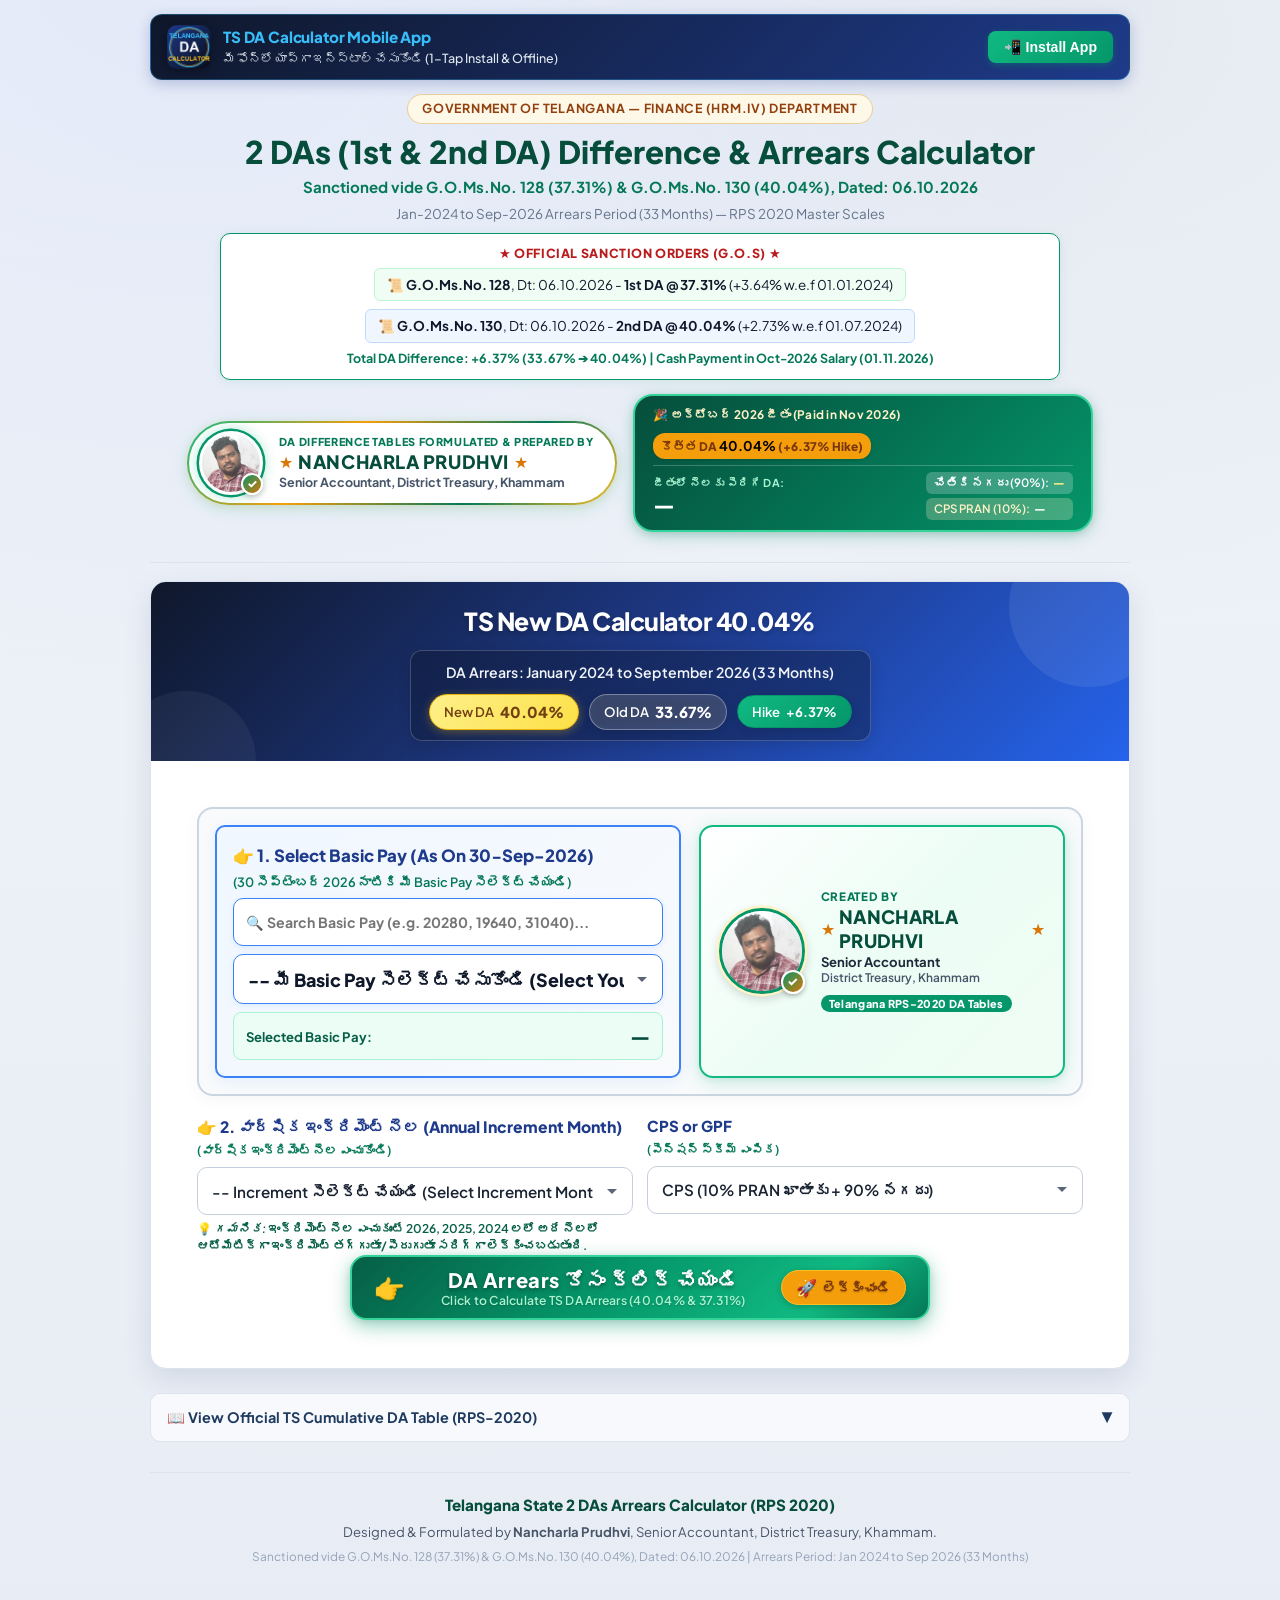
<file: index.html>
<!DOCTYPE html>
<html lang="en">
<head>
  <meta charset="UTF-8">
  <meta name="viewport" content="width=device-width, initial-scale=1.0">
  <title>TS New DA 40.04% & 37.31% Arrears Calculator | TS Employees RPS-2020</title>
  <meta name="description" content="Telangana State Government Employees 2 DAs Difference & Arrears Calculator: 1st DA @37.31% and 2nd DA @40.04% (Total Diff: +6.37%). Jan 2024 to Sep 2026 (33 Months) with Installments, AAS, and Surrender Leave. Formulated by Nancharla Prudhvi, Senior Accountant, District Treasury, Khammam.">
  <meta name="author" content="Nancharla Prudhvi, Senior Accountant, District Treasury, Khammam">
  <link rel="preconnect" href="https://fonts.googleapis.com">
  <link rel="preconnect" href="https://fonts.gstatic.com" crossorigin>
  <link href="https://fonts.googleapis.com/css2?family=Plus+Jakarta+Sans:wght@400;500;600;700;800&family=Inter:wght@400;500;600;700;800&display=swap" rel="stylesheet">
  <link rel="stylesheet" href="style.css">
  <!-- PWA & Mobile Web App Settings -->
  <link rel="manifest" href="manifest.json">
  <meta name="theme-color" content="#1e3a8a">
  <meta name="apple-mobile-web-app-capable" content="yes">
  <meta name="apple-mobile-web-app-status-bar-style" content="black-translucent">
  <meta name="apple-mobile-web-app-title" content="TS DA Calc">
  <link rel="apple-touch-icon" href="icon-192.png">
</head>
<body>
  <div class="container">

    <!-- PWA Install App Top Bar -->
    <div id="pwaInstallBanner" class="pwa-install-banner" style="display: flex;">
      <div class="pwa-banner-left">
        <img src="icon-192.png" alt="TS DA App" class="pwa-app-icon">
        <div class="pwa-banner-info">
          <div class="pwa-banner-title">TS DA Calculator Mobile App</div>
          <div class="pwa-banner-sub">మీ ఫోన్‌లో యాప్‌గా ఇన్‌స్టాల్ చేసుకోండి (1-Tap Install &amp; Offline)</div>
        </div>
      </div>
      <button type="button" id="pwaInstallBtn" class="pwa-btn-install">
        📲 Install App
      </button>
    </div>

    <!-- Header Section -->
    <header class="app-header">
      <span class="badge-top">GOVERNMENT OF TELANGANA — FINANCE (HRM.IV) DEPARTMENT</span>
      <h1 class="app-title">2 DAs (1st &amp; 2nd DA) Difference &amp; Arrears Calculator</h1>
      <p class="app-subtitle" style="font-weight: 700; color: #047857; margin-bottom: 4px;">
        Sanctioned vide G.O.Ms.No. 128 (37.31%) &amp; G.O.Ms.No. 130 (40.04%), Dated: 06.10.2026
      </p>
      <p style="font-size: 0.84rem; color: #64748b; margin-bottom: 8px;">
        Jan-2024 to Sep-2026 Arrears Period (33 Months) — RPS 2020 Master Scales
      </p>

      <!-- Prominent Official GOs Notice Banner -->
      <div class="official-gos-banner">
        <div style="font-size: 0.78rem; text-transform: uppercase; font-weight: 800; color: #b91c1c; letter-spacing: 0.05em; margin-bottom: 4px;">
          ★ OFFICIAL SANCTION ORDERS (G.O.s) ★
        </div>
        <div class="gos-grid">
          <div class="go-badge-da1">
            📜 <strong>G.O.Ms.No. 128</strong>, Dt: 06.10.2026 - <strong>1st DA @ 37.31%</strong> (+3.64% w.e.f 01.01.2024)
          </div>
          <div class="go-badge-da2">
            📜 <strong>G.O.Ms.No. 130</strong>, Dt: 06.10.2026 - <strong>2nd DA @ 40.04%</strong> (+2.73% w.e.f 01.07.2024)
          </div>
        </div>
        <div style="font-size: 0.78rem; color: #047857; margin-top: 6px; font-weight: 700;">
          Total DA Difference: <strong>+6.37%</strong> (33.67% ➔ 40.04%) | Cash Payment in Oct-2026 Salary (01.11.2026)
        </div>
      </div>

      <!-- Author Attribution Card & October 2026 DA Highlight Container -->
      <div class="author-top-container">
        <!-- Author Attribution Card with Photo -->
        <div class="author-hero-card" id="authorHeroCard">
          <div class="author-photo-wrapper">
            <img src="prudhvi.jpg" alt="Nancharla Prudhvi" class="author-photo" width="64" height="64" loading="eager" onerror="this.style.display='none'">
            <span class="author-badge-check" title="Official Contributor">✓</span>
          </div>
          <div class="author-details">
            <span class="author-prep-title">DA Difference Tables Formulated &amp; Prepared By</span>
            <div class="author-name">
              <span class="sparkle-star">★</span>NANCHARLA PRUDHVI<span class="sparkle-star">★</span>
            </div>
            <div class="author-designation">Senior Accountant, District Treasury, Khammam</div>
          </div>
        </div>

        <!-- October 2026 Revised DA 40.04% Highlight Card beside Photo -->
        <div class="top-oct-highlight-card" id="topOctCard">
          <div class="top-oct-header">
            <span class="top-oct-badge">🎉 అక్టోబర్ 2026 జీతం (Paid in Nov 2026)</span>
            <span class="top-oct-rate-pill">కొత్త DA <strong>40.04%</strong> (+6.37% Hike)</span>
          </div>
          <div class="top-oct-body">
            <div class="top-oct-stat">
              <span class="top-oct-lbl">జీతంలో నెలకు పెరిగే DA:</span>
              <span class="top-oct-val-total" id="topOctTotal">—</span>
            </div>
            <div class="top-oct-breakdown">
              <span class="top-oct-chip-cash">చేతికి నగదు (90%): <strong id="topOctCash">—</strong></span>
              <span class="top-oct-chip-cps" id="topOctCpsChip">CPS PRAN (10%): <strong id="topOctCps">—</strong></span>
            </div>
          </div>
        </div>
      </div>
    </header>

    <!-- CALCULATOR FORM CONTAINER (tsemployee.in/newda Easy & Shortcut Method) -->
    <div class="form-container calculator-card" id="calculatorCard" style="margin-bottom: 24px;">
      <div class="form-hero">
        <h2 class="form-title">TS New DA Calculator 40.04%</h2>
        <div class="hero-subbar">
          <span class="hero-period">DA Arrears: January 2024 to September 2026 (33 Months)</span>
          <div class="hero-rates">
            <span class="rate-badge rate-new">New DA <strong>40.04%</strong></span>
            <span class="rate-badge rate-old">Old DA <strong>33.67%</strong></span>
            <span class="rate-badge rate-hike" style="background: linear-gradient(135deg, #10b981 0%, #059669 100%); color: #ffffff; border: 1px solid #059669;">Hike <strong>+6.37%</strong></span>
          </div>
        </div>
      </div>

      <div class="tse-form-body" style="padding: 22px;">
        <form id="calculatorForm" onsubmit="event.preventDefault(); return false;">

          <!-- 1ST DISPLAY: Basic Pay Selection + Author Photo Beside -->
          <div class="first-display-row" id="firstDisplayRow">
            <!-- 1. Select Basic Pay As On 30-Sep-2026 -->
            <div class="form-group form-group--primary first-basic-box">
              <label for="basicpay" style="display: flex; flex-direction: column; gap: 2px;">
                <span style="font-weight: 800; font-size: 1.05rem; color: #1e3a8a;">
                  👉 1. Select Basic Pay (As On 30-Sep-2026)
                </span>
                <span style="font-size: 0.80rem; color: #047857; font-weight: 600;">
                  (30 సెప్టెంబర్ 2026 నాటికి మీ Basic Pay సెలెక్ట్ చేయండి)
                </span>
              </label>

              <!-- Quick Search Filter for Basic Pay -->
              <div style="margin-bottom: 8px;">
                <input type="text" id="basicSearch" class="form-control" placeholder="🔍 Search Basic Pay (e.g. 20280, 19640, 31040)..." style="font-size: 0.88rem; padding: 9px 12px; background: #ffffff;">
              </div>

              <select name="basicpay" id="basicpay" class="form-control" required style="font-size: 1.12rem; font-weight: 800; color: #0f172a; height: 50px;">
                <option value="" selected>-- మీ Basic Pay సెలెక్ట్ చేసుకోండి (Select Your Basic Pay) --</option>
                <!-- Populated dynamically with RPS 2020 Stages -->
              </select>

              <!-- Active Basic Display Pill -->
              <div style="display: flex; justify-content: space-between; align-items: center; margin-top: 8px; padding: 7px 12px; background: #ecfdf5; border-radius: 8px; border: 1.5px solid #a7f3d0;">
                <span style="font-size: 0.82rem; color: #065f46; font-weight: 700;">Selected Basic Pay:</span>
                <span id="activeBasicDisplay" style="font-size: 1.25rem; font-weight: 900; color: #064e3b;">—</span>
              </div>
            </div>

            <!-- Author Photo Card RIGHT BESIDE Basic Pay -->
            <div class="first-author-card" id="firstAuthorCard">
              <div class="first-author-photo-wrapper">
                <img src="prudhvi.jpg" alt="NANCHARLA PRUDHVI" class="first-author-photo" width="86" height="86" loading="eager" onerror="this.style.display='none'">
                <span class="first-author-check" title="Official Contributor">✓</span>
              </div>
              <div class="first-author-info">
                <span class="first-author-tag">CREATED BY</span>
                <div class="first-author-name">
                  <span class="sparkle-star">★</span>NANCHARLA PRUDHVI<span class="sparkle-star">★</span>
                </div>
                <div class="first-author-desig">Senior Accountant</div>
                <div class="first-author-dept">District Treasury, Khammam</div>
                <div class="first-author-pill">
                  <span>Telangana RPS-2020 DA Tables</span>
                </div>
              </div>
            </div>
          </div><!-- /first-display-row -->

          <div class="form-grid">

            <!-- 2. వార్షిక ఇంక్రిమెంట్ నెల (Annual Increment Month) -->
            <div class="form-group" id="incMonthGroup">
              <label for="incmonth" style="display: flex; flex-direction: column; gap: 2px;">
                <span style="font-weight: 800; font-size: 0.98rem; color: #1e3a8a;">👉 2. వార్షిక ఇంక్రిమెంట్ నెల (Annual Increment Month)</span>
                <span style="font-size: 0.78rem; color: #047857; font-weight: 600;">(వార్షిక ఇంక్రిమెంట్ నెల ఎంచుకోండి)</span>
              </label>
              <select name="incmonth" id="incmonth" class="form-control" style="font-size: 0.95rem; font-weight: 600; height: 48px;">
                <option value="0">-- Increment సెలెక్ట్ చేయండి (Select Increment Month) --</option>
                <option value="1">January (జనవరి)</option>
                <option value="2">February (ఫిబ్రవరి)</option>
                <option value="3">March (మార్చి)</option>
                <option value="4">April (ఏప్రిల్)</option>
                <option value="5">May (మే)</option>
                <option value="6">June (జూన్)</option>
                <option value="7">July (జూలై)</option>
                <option value="8">August (ఆగస్టు)</option>
                <option value="9">September (సెప్టెంబర్)</option>
                <option value="10">October (అక్టోబర్)</option>
                <option value="11">November (నవంబర్)</option>
                <option value="12">December (డిసెంబర్)</option>
              </select>
              <div style="font-size: 0.75rem; color: #065f46; margin-top: 6px; font-weight: 600; line-height: 1.4;">
                💡 <em>గమనిక:</em> ఇంక్రిమెంట్ నెల ఎంచుకుంటే 2026, 2025, 2024 లలో అదే నెలలో ఆటోమేటిక్‌గా ఇంక్రిమెంట్ తగ్గుతూ/పెరుగుతూ సరిగ్గా లెక్కించబడుతుంది.
              </div>
            </div>

            <!-- CPS or GPF -->
            <div class="form-group">
              <label for="cpsorgpf" style="display: flex; flex-direction: column; gap: 2px;">
                <span style="font-weight: 800; font-size: 0.94rem; color: #1e3a8a;">CPS or GPF</span>
                <span style="font-size: 0.76rem; color: #047857; font-weight: 600;">(పెన్షన్ స్కీమ్ ఎంపిక)</span>
              </label>
              <select name="cpsorgpf" id="cpsorgpf" class="form-control" style="font-size: 0.95rem; font-weight: 600; height: 48px;">
                <option value="1">CPS (10% PRAN ఖాతాకు + 90% నగదు)</option>
                <option value="2">GPF (100% నగదు / GPF ఖాతాకు)</option>
              </select>
            </div>

          </div><!-- /form-grid -->

          <!-- 3. Surrender Leave Fields (Displayed AFTER Increment Month selection) -->
          <div id="surrender-leave-container" style="display: none; margin-top: 16px;">
            <div class="sl-section-header">
              <div class="sl-header-left">
                <span class="sl-header-icon">🏖️</span>
                <div class="sl-header-titles">
                  <span class="sl-main-title">👉 3. Surrender Leave (సరెండర్ లీవ్ వివరాలు)</span>
                  <span class="sl-sub-title">సంవత్సరాల వారీగా (2024, 2025, 2026) లీవ్ వివరాలు నమోదు చేయండి</span>
                </div>
              </div>
              <div class="sl-year-indicators">
                <span class="year-chip year-chip--active" id="chip2024">2024</span>
                <span class="year-arrow">➔</span>
                <span class="year-chip" id="chip2025">2025</span>
                <span class="year-arrow">➔</span>
                <span class="year-chip" id="chip2026">2026</span>
              </div>
            </div>

            <!-- Notice on Surrender Leave: No CPS deduction -->
            <div style="margin: 8px 0 12px 0; padding: 8px 12px; background: #ecfdf5; border: 1.5px solid #a7f3d0; border-radius: 8px; font-size: 0.78rem; color: #065f46; font-weight: 700; display: flex; align-items: center; gap: 8px;">
              <span>💡</span>
              <span><strong>ముఖ్య గమనిక:</strong> సరెండర్ లీవ్ (Surrender Leave) పై <u>CPS 10% కటింగ్ ఉండదు</u>. లీవ్ ఎరియర్స్ మొత్తం (100%) నేరుగా నెట్ క్యాష్ (Net Cash) గా చెల్లించబడుతుంది.</span>
            </div>

            <!-- YEAR 1: 2024 (Always visible first inside surrender container) -->
            <div class="surrender-year-card" id="sl-item-2024">
              <div class="sl-card-top">
                <span class="sl-year-badge badge-2024">📅 2024 సంవత్సరం (Jan - Dec 2024)</span>
                <span class="sl-step-hint">స్టెప్ 1: 2024 ఎంచుకోండి</span>
              </div>
              <div class="form-group">
                <label for="sl2024" style="font-weight: 800; font-size: 0.92rem; color: #0f172a;">
                  2024 లో Surrender Leave తీసుకున్నారా?
                </label>
                <select name="sl2024" id="sl2024" class="form-control sl-select" style="font-size: 0.92rem; font-weight: 600; height: 44px; margin-top: 4px;">
                  <option value="1" selected>No, Not Taken (2024 లో లీవ్ తీసుకోలేదు)</option>
                  <option value="2">Yes, 15 Days Taken (15 రోజుల లీవ్ తీసుకున్నాను)</option>
                  <option value="3">Yes, 30 Days Taken (30 రోజుల లీవ్ తీసుకున్నాను)</option>
                </select>
              </div>

              <!-- Month selection for 2024 -->
              <div class="form-group sldiv" id="sldiv2024" style="display: none; margin-top: 10px;">
                <label for="slmonth2024" style="font-weight: 700; font-size: 0.86rem; color: #0f766e;">
                  2024 లో సరెండర్ లీవ్ నెల ఎంచుకోండి (Select 2024 Surrender Month):
                </label>
                <select name="slmonth2024" id="slmonth2024" class="form-control sl-month-select" style="margin-top: 4px;">
                  <option value="0">--2024 సరెండర్ నెల ఎంచుకోండి--</option>
                  <!-- Populated dynamically with Jan 2024 to Dec 2024 -->
                </select>
              </div>
            </div>

            <!-- YEAR 2: 2025 (Revealed after 2024 selection) -->
            <div class="surrender-year-card" id="sl-item-2025" style="display: none; margin-top: 12px;">
              <div class="sl-card-top">
                <span class="sl-year-badge badge-2025">📅 2025 సంవత్సరం (Jan - Dec 2025)</span>
                <span class="sl-step-hint">స్టెప్ 2: 2025 ఎంచుకోండి</span>
              </div>
              <div class="form-group">
                <label for="sl2025" style="font-weight: 800; font-size: 0.92rem; color: #0f172a;">
                  2025 లో Surrender Leave తీసుకున్నారా?
                </label>
                <select name="sl2025" id="sl2025" class="form-control sl-select" style="font-size: 0.92rem; font-weight: 600; height: 44px; margin-top: 4px;">
                  <option value="1" selected>No, Not Taken (2025 లో లీవ్ తీసుకోలేదు)</option>
                  <option value="2">Yes, 15 Days Taken (15 రోజుల లీవ్ తీసుకున్నాను)</option>
                  <option value="3">Yes, 30 Days Taken (30 రోజుల లీవ్ తీసుకున్నాను)</option>
                </select>
              </div>

              <!-- Month selection for 2025 -->
              <div class="form-group sldiv" id="sldiv2025" style="display: none; margin-top: 10px;">
                <label for="slmonth2025" style="font-weight: 700; font-size: 0.86rem; color: #0f766e;">
                  2025 లో సరెండర్ లీవ్ నెల ఎంచుకోండి (Select 2025 Surrender Month):
                </label>
                <select name="slmonth2025" id="slmonth2025" class="form-control sl-month-select" style="margin-top: 4px;">
                  <option value="0">--2025 సరెండర్ నెల ఎంచుకోండి--</option>
                  <!-- Populated dynamically with Jan 2025 to Dec 2025 -->
                </select>
              </div>
            </div>

            <!-- YEAR 3: 2026 (Revealed after 2025 selection) -->
            <div class="surrender-year-card" id="sl-item-2026" style="display: none; margin-top: 12px;">
              <div class="sl-card-top">
                <span class="sl-year-badge badge-2026">📅 2026 సంవత్సరం (Jan - Sep 2026)</span>
                <span class="sl-step-hint">స్టెప్ 3: 2026 ఎంచుకోండి</span>
              </div>
              <div class="form-group">
                <label for="sl2026" style="font-weight: 800; font-size: 0.92rem; color: #0f172a;">
                  2026 లో Surrender Leave తీసుకున్నారా?
                </label>
                <select name="sl2026" id="sl2026" class="form-control sl-select" style="font-size: 0.92rem; font-weight: 600; height: 44px; margin-top: 4px;">
                  <option value="1" selected>No, Not Taken (2026 లో లీవ్ తీసుకోలేదు)</option>
                  <option value="2">Yes, 15 Days Taken (15 రోజుల లీవ్ తీసుకున్నాను)</option>
                  <option value="3">Yes, 30 Days Taken (30 రోజుల లీవ్ తీసుకున్నాను)</option>
                </select>
              </div>

              <!-- Month selection for 2026 -->
              <div class="form-group sldiv" id="sldiv2026" style="display: none; margin-top: 10px;">
                <label for="slmonth2026" style="font-weight: 700; font-size: 0.86rem; color: #0f766e;">
                  2026 లో సరెండర్ లీవ్ నెల ఎంచుకోండి (Select 2026 Surrender Month):
                </label>
                <select name="slmonth2026" id="slmonth2026" class="form-control sl-month-select" style="margin-top: 4px;">
                  <option value="0">--2026 సరెండర్ నెల ఎంచుకోండి--</option>
                  <!-- Populated dynamically with Jan 2026 to Sep 2026 -->
                </select>
              </div>
            </div>
          </div><!-- /surrender-leave-container -->

          <!-- 4. AAS Section (Displayed AFTER Surrender Leave is completed) -->
          <div class="aas-section-container" id="aas-section-container" style="display: none; margin-top: 16px; background: #f8fafc; border: 1.5px solid #cbd5e1; border-radius: 12px; padding: 14px;">
            <div class="form-group" style="margin-bottom: 0;">
              <label for="aas" style="display: flex; flex-direction: column; gap: 2px;">
                <span style="font-weight: 800; font-size: 0.95rem; color: #1e3a8a;">👉 4. Automatic Advancement Scheme (AAS 6/12/18/24 Yrs Scale) Taken</span>
                <span style="font-size: 0.76rem; color: #047857; font-weight: 600;">(స్పెషల్ గ్రేడ్ / AAS తీసుకున్నారా?)</span>
              </label>
              <select name="aas" id="aas" class="form-control" style="font-size: 0.95rem; font-weight: 600; height: 48px; margin-top: 6px;">
                <option value="1">No, Not Taken (తీసుకోలేదు)</option>
                <option value="2">Yes Taken (తీసుకున్నాను - +1 ఇంక్రిమెంట్)</option>
              </select>
            </div>

            <!-- AAS Year Selection (Step 1 of AAS) -->
            <div class="form-group aasdiv" id="aas-year-div" style="display: none; background: #eef2ff; padding: 14px; border-radius: 10px; border: 1.5px solid #c7d2fe; margin-top: 12px;">
              <label for="aasyear" style="font-weight: 800; font-size: 0.90rem; color: #3730a3;">
                Select AAS Year (AAS మంజూరైన సంవత్సరం):
              </label>
              <select name="aasyear" id="aasyear" class="form-control" style="font-size: 0.92rem; font-weight: 600; margin-top: 6px;">
                <option value="0">--SELECT AAS YEAR--</option>
                <option value="2024">2024</option>
                <option value="2025">2025</option>
                <option value="2026">2026</option>
              </select>
            </div>

            <!-- Smart AAS: Month based on selected year (Step 2 of AAS) -->
            <div class="form-group aasdiv" id="aas-month-div" style="display: none; background: #eef2ff; padding: 14px; border-radius: 10px; border: 1.5px solid #c7d2fe; margin-top: 12px;">
              <label for="aasmonth" style="font-weight: 800; font-size: 0.90rem; color: #3730a3;">
                Select AAS Month (AAS మంజూరైన నెల):
              </label>
              <select name="aasmonth" id="aasmonth" class="form-control" style="font-size: 0.92rem; font-weight: 600; margin-top: 6px;">
                <option value="0">--SELECT AAS MONTH--</option>
                <!-- Populated dynamically based on selected year -->
              </select>
            </div>

            <!-- Smart AAS: Date / Day based on selected month (Step 3 of AAS) -->
            <div class="form-group aasdiv" id="aas-day-div" style="display: none; background: #eef2ff; padding: 14px; border-radius: 10px; border: 1.5px solid #c7d2fe; margin-top: 12px;">
              <label for="aasday" style="font-weight: 800; font-size: 0.90rem; color: #3730a3;">
                Select AAS Date / Day (తేదీ):
              </label>
              <select name="aasday" id="aasday" class="form-control" style="font-size: 0.92rem; font-weight: 600; margin-top: 6px;">
                <option value="1">1st of Month (నెల మొత్తం)</option>
                <!-- Populated dynamically with days 1 to 28..31 based on selected month -->
              </select>
              <div style="font-size: 0.74rem; color: #4338ca; margin-top: 6px; font-weight: 600;">
                💡 1వ తేదీ కాకుండా వేరే తేదీ ఎంచుకుంటే ఆ నెలకు దామాషా పద్ధతిలో (Pro-rata) లెక్కించబడుతుంది.
              </div>
            </div>
          </div><!-- /aas-section-container -->

          <!-- Submit / Calculate Button Container -->
          <div class="calc-btn-row" id="calcBtnRow" style="display: flex; justify-content: center;">
            <!-- Deluxe Calculate Button -->
            <button type="button" id="btnCalculate" class="btn-submit btn-submit--deluxe" style="width: 100%; max-width: 580px;">
              <span class="btn-calc-hand">👉</span>
              <div class="btn-calc-content">
                <span class="btn-calc-title">DA Arrears కోసం క్లిక్ చేయండి</span>
                <span class="btn-calc-sub">Click to Calculate TS DA Arrears (40.04% &amp; 37.31%)</span>
              </div>
              <div class="btn-calc-pill">
                <span class="btn-calc-rocket">🚀</span>
                <span class="btn-calc-action">లెక్కించండి</span>
              </div>
            </button>
          </div>
        </form>
      </div>
    </div><!-- /form-container -->

    <!-- RESULTS CONTAINER (Hidden until Basic Pay is selected) -->
    <div class="results-container" id="results" style="display: none;">
      <div class="results-hero">
        <h2 class="results-title">TS DA Arrears Statement</h2>
        <div style="font-size: 0.86rem; color: #f1f5f9; margin-top: 4px; font-weight: 600;">
          Jan-2024 to Sep-2026 (33 Months) — 1st DA 37.31% &amp; 2nd DA 40.04%
        </div>
      </div>

      <!-- Summary Cards Grid -->
      <div class="summary-cards" id="summaryCardsContainer">

        <!-- Card 1: Total Arrears -->
        <div class="summary-card summary-card--total">
          <span class="summary-card-icon">💰</span>
          <div class="summary-card-body">
            <div class="summary-card-label">Total Arrears</div>
            <div class="summary-card-value" id="cardTotalArrears">₹39,312</div>
          </div>
        </div>

        <!-- Card 2: CPS Account (10%) -->
        <div class="summary-card summary-card--cps" id="cardCpsWrapper">
          <span class="summary-card-icon">🏛️</span>
          <div class="summary-card-body">
            <div class="summary-card-label" id="cardCpsLabel">CPS Account (10%)</div>
            <div class="summary-card-value" id="cardCpsVal">₹3,927</div>
          </div>
        </div>

        <!-- Card 3: CPS Net Cash (90%) -->
        <div class="summary-card summary-card--cash">
          <span class="summary-card-icon">💵</span>
          <div class="summary-card-body">
            <div class="summary-card-label" id="cardCashLabel">CPS Net Cash (90%)</div>
            <div class="summary-card-value" id="cardCashVal">₹35,385</div>
          </div>
        </div>

        <!-- Card 4: DA Wise Monthly Installments (CPS Only) -->
        <div class="summary-card summary-card--install" id="cardInstallWrapper">
          <div class="summary-card-body" style="width: 100%;">
            <div class="summary-card-label" style="display: flex; align-items: center; justify-content: space-between; flex-wrap: wrap; gap: 8px;">
              <span id="cardInstallTitle" style="font-size: 1.05rem; font-weight: 800; color: #ffffff;">DA Wise Monthly Installments (నెలవారీ వాయిదాల వివరాలు)</span>
              <span id="cardInstallBadge" style="font-size: 0.80rem; font-weight: 700; background: rgba(255,255,255,0.22); padding: 4px 10px; border-radius: 12px; color: #fff;">1/33 &amp; 1/27 వాయిదాలు (CPS 90% Net Cash)</span>
            </div>
            <div class="summary-card-value summary-card-value--split" id="cardInstallSplit">
              <!-- Populated dynamically with 1/33 and 1/27 breakdown -->
            </div>
          </div>
        </div>

        <!-- Card 5: October 2026 Salary Card (Payable in Nov 2026) -->
        <div class="summary-card summary-card--month" id="octoberMonthCard">
          <div class="oct-card-ribbon">
            <span class="oct-sparkle">🎉</span>
            <span class="oct-ribbon-text"><strong>Oct 2026</strong> జీతంలో చేతికి వచ్చే అదనపు నగదు (Payable in November 2026)</span>
          </div>
          <div class="oct-card-content">
            <div class="oct-cash-area">
              <span class="oct-badge-cash" id="octBadgeCash">CASH IN HAND (90%)</span>
              <div class="oct-big-val" id="octBigCash">₹1,163</div>
              <span class="oct-sub-note">ఈ నెల జీతంతో పాటు అకౌంట్లో క్రెడిట్ అయ్యే నగదు</span>
            </div>
            <div class="oct-cps-pill" id="octCpsPill">
              <div class="oct-cps-tag">CPS ACCOUNT (10%)</div>
              <div class="oct-cps-val" id="octCpsVal">₹129</div>
              <div class="oct-cps-desc">PRAN లో జమవుతుంది</div>
            </div>
          </div>
          <div class="oct-chips-wrapper">
            <span class="oct-chips-heading">ఈ నెలలో కలిసిన DA రేట్ల వివరాలు:</span>
            <div class="oct-chips-grid">
              <div class="oct-da-chip">
                <span class="chip-da-name">DA 1 (37.31%)</span>
                <span class="chip-val chip-val--cash" id="octDa1Cash">Cash: ₹664</span>
                <span class="chip-val chip-val--cps" id="octDa1Cps">CPS: ₹74</span>
              </div>
              <div class="oct-da-chip">
                <span class="chip-da-name">DA 2 (40.04%)</span>
                <span class="chip-val chip-val--cash" id="octDa2Cash">Cash: ₹499</span>
                <span class="chip-val chip-val--cps" id="octDa2Cps">CPS: ₹55</span>
              </div>
            </div>
          </div>
        </div>

      </div><!-- /summary-cards -->

      <!-- Action Buttons (Print, WhatsApp Share, Reset) -->
      <div class="action-buttons">
        <button type="button" class="btn-action btn-print" id="btnPrint">
          <span>🖨️</span>
          <span>Print / Save PDF Statement</span>
        </button>
        <button type="button" class="btn-action btn-share" id="btnShare">
          <span>📲</span>
          <span>Share / Copy Summary</span>
        </button>
        <button type="button" class="btn-action btn-install-app" id="pwaActionInstallBtn" style="background: linear-gradient(135deg, #1e3a8a 0%, #2563eb 100%); color: #ffffff; border: 1.5px solid #1e3a8a;">
          <span>📱</span>
          <span>Install Mobile App (యాప్)</span>
        </button>
        <button type="button" class="btn-action btn-reset" id="btnReset">
          <span>🔄</span>
          <span>Reset Defaults</span>
        </button>
      </div>

      <!-- TABLE 1: DA Rate 1 (37.31%) — Jan 2024 to Sep 2026 (33 Months) -->
      <section class="da-rate-table-block" style="margin-top: 18px;">
        <p class="results-table-label da-rate-banner tone-0">
          Table 1: DA Rate 1 (37.31%) — Jan 2024 to Sep 2026 (33 Months).
        </p>
        <div class="table-scroll-wrap">
          <div class="table-scroll-hint">👉 Swipe left / right to view full table</div>
          <div class="table-scroll">
            <table class="results-table results-table--main" id="da1Table">
              <thead>
                <tr>
                  <th>Month</th>
                  <th>Basic Pay</th>
                  <th>Eligible DA</th>
                  <th>DA Drawn</th>
                  <th>DA Diff</th>
                  <th class="col-cps">To CPS<br>Account</th>
                  <th class="col-cash">Net Cash<br>(90%/100%)</th>
                </tr>
              </thead>
              <tbody id="da1TableBody">
                <!-- Dynamically populated via app.js -->
              </tbody>
            </table>
          </div>
        </div>
      </section>

      <!-- TABLE 2: DA Rate 2 (40.04%) — Jul 2024 to Sep 2026 (27 Months) -->
      <section class="da-rate-table-block" style="margin-top: 18px;">
        <p class="results-table-label da-rate-banner tone-1">
          Table 2: DA Rate 2 (40.04%) — Jul 2024 to Sep 2026 (27 Months).
        </p>
        <div class="table-scroll-wrap">
          <div class="table-scroll-hint">👉 Swipe left / right to view full table</div>
          <div class="table-scroll">
            <table class="results-table results-table--main" id="da2Table">
              <thead>
                <tr>
                  <th>Month</th>
                  <th>Basic Pay</th>
                  <th>Eligible DA</th>
                  <th>DA Drawn</th>
                  <th>DA Diff</th>
                  <th class="col-cps">To CPS<br>Account</th>
                  <th class="col-cash">Net Cash<br>(90%/100%)</th>
                </tr>
              </thead>
              <tbody id="da2TableBody">
                <!-- Dynamically populated via app.js -->
              </tbody>
            </table>
          </div>
        </div>
      </section>

      <!-- TABLE 3: Grand Total Table -->
      <section class="da-rate-table-block" style="margin-top: 18px;">
        <p class="results-table-label" style="background: linear-gradient(135deg, #1e3a8a 0%, #0f172a 100%); font-weight: 800;">
          🎯 3. Grand Total (మొత్తం బకాయిల సారాంశం)
        </p>
        <div class="table-scroll-wrap">
          <div class="table-scroll" style="overflow-x: auto;">
            <table class="results-table" id="grandTotalTable" style="width: 100%; table-layout: fixed; min-width: 320px;">
              <thead>
                <tr>
                  <th style="width: 34%; text-align: left; padding: 12px 14px; font-size: 0.82rem;">వివరాలు (Particulars)</th>
                  <th style="width: 33%; text-align: right; padding: 12px 14px; font-size: 0.82rem;">
                    DA Diff<br>
                    <span style="font-size: 0.72rem; font-weight: normal; opacity: 0.85;">(మొత్తం DA వ్యత్యాసం)</span>
                  </th>
                  <th id="thGtCredit" style="width: 33%; text-align: right; padding: 12px 14px; font-size: 0.82rem;">
                    Net Cash 90%<br>
                    <span style="font-size: 0.72rem; font-weight: normal; opacity: 0.85;">(చేతికి నగదు)</span>
                  </th>
                </tr>
              </thead>
              <tbody>
                <tr class="total-row" style="background: #f8fafc;">
                  <th style="font-weight: 900; font-size: 1rem; color: #1e3a8a; text-align: left; padding: 14px;">
                    🎯 GRAND TOTAL
                  </th>
                  <td id="gtDiff" style="color: #1e3a8a; font-weight: 900; font-size: 1.15rem; text-align: right; padding: 14px;">
                    ₹0
                  </td>
                  <td id="gtCredit" style="text-align: right; padding: 14px;">
                    <div id="gtCreditVal" style="color: #047857; font-weight: 900; font-size: 1.15rem;">₹0</div>
                    <div id="gtCreditSub" style="font-size: 0.75rem; color: #64748b; font-weight: 600; margin-top: 3px;">(CPS 10% PRAN: ₹0)</div>
                  </td>
                </tr>
              </tbody>
            </table>
          </div>
        </div>
      </section>

    </div><!-- /results-container -->

    <!-- Collapsible Official TS Cumulative DA Table (RPS-2020) -->
    <div class="accordion" style="margin-top: 24px;">
      <div class="accordion-header" id="tsTableToggle">
        <span>📖 View Official TS Cumulative DA Table (RPS-2020)</span>
        <span id="tsTableArrow">▼</span>
      </div>
      <div class="accordion-content" id="tsTableContent" style="display: none;">
        <div class="table-scroll">
          <table class="results-table" style="font-size: 0.82rem;">
            <thead>
              <tr style="background: #1e293b; color: #fff;">
                <th style="text-align: left; padding: 8px 10px;">Period</th>
                <th style="text-align: right; padding: 8px 10px;">Incr DA</th>
                <th style="text-align: right; padding: 8px 10px; color: #34d399;">Cumulative DA</th>
                <th style="text-align: left; padding: 8px 10px;">Sanction Order / Remarks</th>
              </tr>
            </thead>
            <tbody id="tsCumulativeTableBody">
              <!-- Populated via app.js -->
            </tbody>
          </table>
        </div>
      </div>
    </div>

    <!-- Application Footer -->
    <footer class="app-footer">
      <div style="font-weight: 800; font-size: 0.95rem; color: #064e3b; margin-bottom: 4px;">
        Telangana State 2 DAs Arrears Calculator (RPS 2020)
      </div>
      <div style="font-size: 0.82rem; color: #475569;">
        Designed &amp; Formulated by <strong>Nancharla Prudhvi</strong>, Senior Accountant, District Treasury, Khammam.
      </div>
      <div style="font-size: 0.74rem; color: #94a3b8; margin-top: 6px;">
        Sanctioned vide G.O.Ms.No. 128 (37.31%) &amp; G.O.Ms.No. 130 (40.04%), Dated: 06.10.2026 | Arrears Period: Jan 2024 to Sep 2026 (33 Months)
      </div>
    </footer>

  </div><!-- /container -->

  <!-- Application Logic Scripts -->
  <script src="da-data.js?v=20261021_1710"></script>
  <script src="app.js?v=20261021_1710"></script>
</body>
</html>
</file>
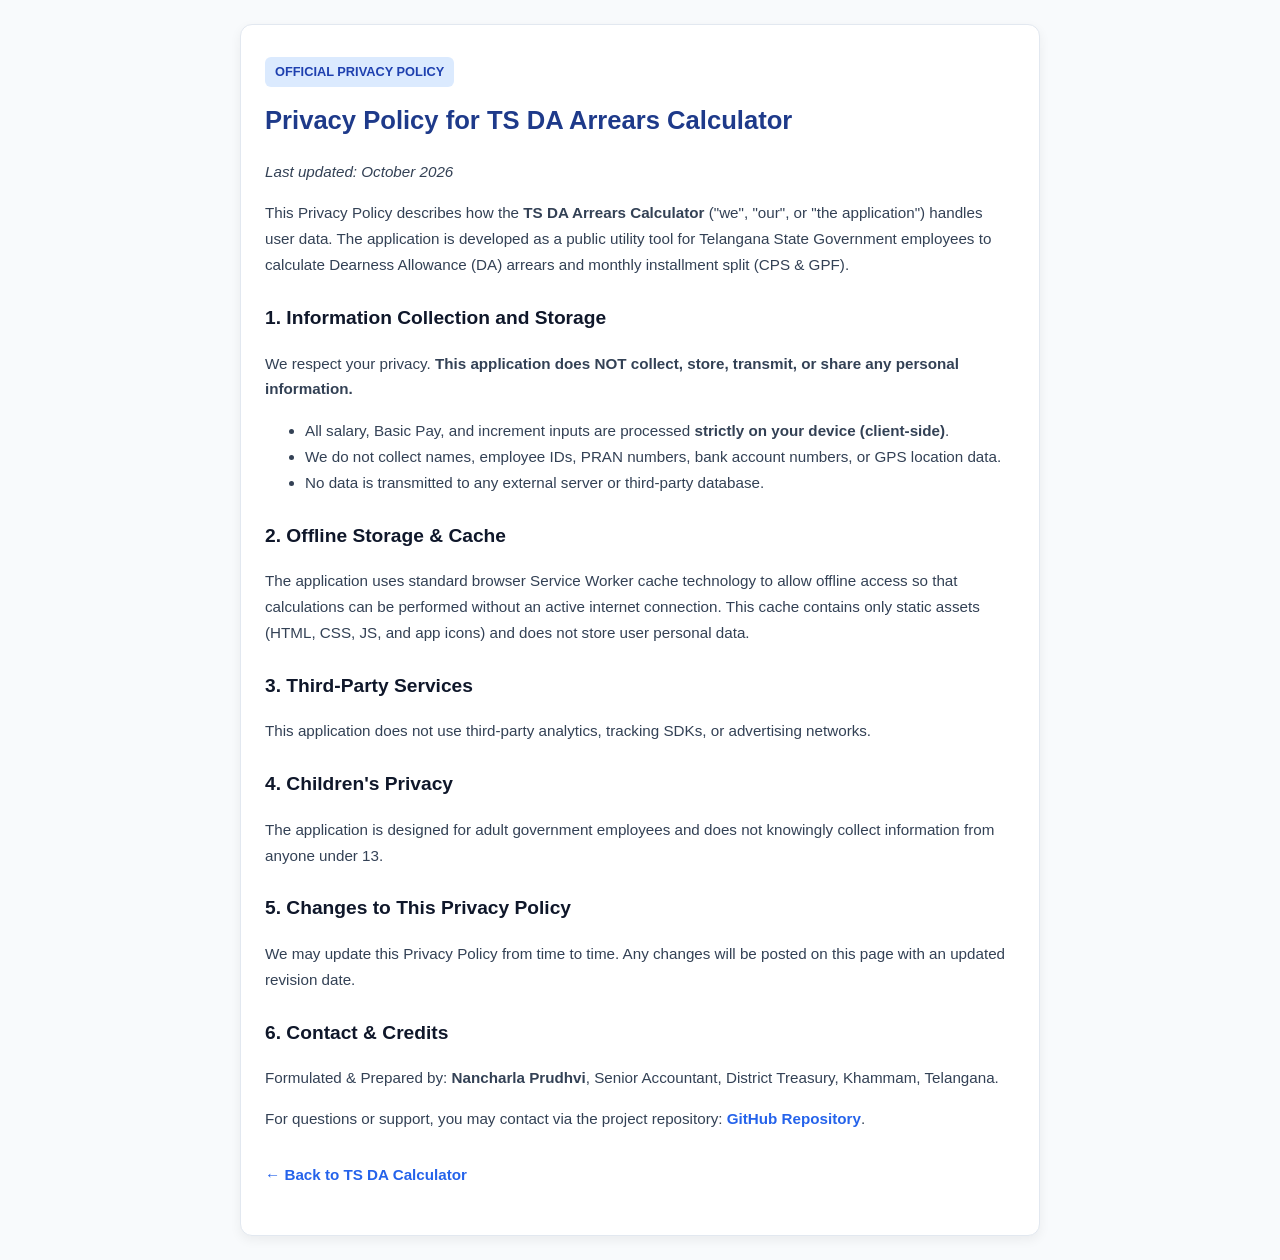
<file: privacy-policy.html>
<!DOCTYPE html>
<html lang="en">
<head>
  <meta charset="UTF-8">
  <meta name="viewport" content="width=device-width, initial-scale=1.0">
  <title>Privacy Policy - TS DA Calculator</title>
  <style>
    body {
      font-family: -apple-system, BlinkMacSystemFont, 'Segoe UI', Roboto, Helvetica, Arial, sans-serif;
      line-height: 1.7;
      color: #1e293b;
      max-width: 800px;
      margin: 0 auto;
      padding: 24px 16px;
      background-color: #f8fafc;
    }
    .card {
      background: #ffffff;
      padding: 32px 24px;
      border-radius: 12px;
      box-shadow: 0 4px 12px rgba(0,0,0,0.06);
      border: 1px solid #e2e8f0;
    }
    h1 { color: #1e3a8a; font-size: 1.6rem; margin-top: 0; }
    h2 { color: #0f172a; font-size: 1.2rem; margin-top: 24px; }
    p, li { font-size: 0.95rem; color: #334155; }
    .badge {
      display: inline-block;
      background: #dbeafe;
      color: #1e40af;
      padding: 4px 10px;
      border-radius: 6px;
      font-size: 0.8rem;
      font-weight: 700;
      margin-bottom: 12px;
    }
    a { color: #2563eb; text-decoration: none; font-weight: 600; }
  </style>
</head>
<body>
  <div class="card">
    <span class="badge">OFFICIAL PRIVACY POLICY</span>
    <h1>Privacy Policy for TS DA Arrears Calculator</h1>
    <p><em>Last updated: October 2026</em></p>

    <p>This Privacy Policy describes how the <strong>TS DA Arrears Calculator</strong> ("we", "our", or "the application") handles user data. The application is developed as a public utility tool for Telangana State Government employees to calculate Dearness Allowance (DA) arrears and monthly installment split (CPS & GPF).</p>

    <h2>1. Information Collection and Storage</h2>
    <p>We respect your privacy. <strong>This application does NOT collect, store, transmit, or share any personal information.</strong></p>
    <ul>
      <li>All salary, Basic Pay, and increment inputs are processed <strong>strictly on your device (client-side)</strong>.</li>
      <li>We do not collect names, employee IDs, PRAN numbers, bank account numbers, or GPS location data.</li>
      <li>No data is transmitted to any external server or third-party database.</li>
    </ul>

    <h2>2. Offline Storage &amp; Cache</h2>
    <p>The application uses standard browser Service Worker cache technology to allow offline access so that calculations can be performed without an active internet connection. This cache contains only static assets (HTML, CSS, JS, and app icons) and does not store user personal data.</p>

    <h2>3. Third-Party Services</h2>
    <p>This application does not use third-party analytics, tracking SDKs, or advertising networks.</p>

    <h2>4. Children's Privacy</h2>
    <p>The application is designed for adult government employees and does not knowingly collect information from anyone under 13.</p>

    <h2>5. Changes to This Privacy Policy</h2>
    <p>We may update this Privacy Policy from time to time. Any changes will be posted on this page with an updated revision date.</p>

    <h2>6. Contact &amp; Credits</h2>
    <p>Formulated &amp; Prepared by: <strong>Nancharla Prudhvi</strong>, Senior Accountant, District Treasury, Khammam, Telangana.</p>
    <p>For questions or support, you may contact via the project repository: <a href="https://github.com/PrudhviNancharla/Telangana-State-DA-calculator" target="_blank">GitHub Repository</a>.</p>
    
    <p style="margin-top: 30px;"><a href="./index.html">← Back to TS DA Calculator</a></p>
  </div>
</body>
</html>
</file>
<file: style.css>
/* TS DA Calculator â€” Attractive UI (logic unchanged) */

:root {
    --bg: #f0f3f9;
    --surface: #ffffff;
    --surface-2: #f7f9fc;
    --text: #1a2332;
    --muted: #5a6578;
    --border: #dde3ed;
    --border-strong: #c5cedd;

    --rose: #a61e4d;
    --rose-dark: #7b1739;
    --rose-soft: #fce8ef;
    --navy: #1e3a5f;
    --navy-light: #2d5080;
    --gold: #c9922a;
    --gold-soft: #fef8e8;
    --teal: #0e7490;
    --blue: #2563eb;
    --blue-dark: #1d4ed8;
    --green: #047857;
    --purple: #6d28d9;
    --purple-soft: #ede9fe;

    --shadow-xs: 0 1px 4px rgba(30, 58, 95, 0.06);
    --shadow-sm: 0 4px 14px rgba(30, 58, 95, 0.08);
    --shadow-md: 0 10px 28px rgba(30, 58, 95, 0.12);
    --hero-blue: linear-gradient(135deg, #1e3a5f 0%, #1e40af 42%, #2563eb 100%);
    --hero-green: linear-gradient(135deg, #065f46 0%, #047857 50%, #0d9488 100%);
    --success-soft: #d1fae5;
    --radius: 16px;
    --radius-sm: 10px;
    --touch: 48px;
    --font: 'Plus Jakarta Sans', 'Inter', -apple-system, BlinkMacSystemFont, 'Segoe UI', Roboto, sans-serif;
    --font-mono: 'JetBrains Mono', ui-monospace, SFMono-Regular, monospace;
}

* { margin: 0; padding: 0; box-sizing: border-box; }

html { -webkit-text-size-adjust: 100%; scroll-behavior: smooth; }

body {
    font-family: var(--font);
    background:
        radial-gradient(ellipse 80% 50% at 15% -5%, rgba(37, 99, 235, 0.07), transparent),
        radial-gradient(ellipse 60% 40% at 85% 0%, rgba(30, 58, 95, 0.05), transparent),
        linear-gradient(180deg, var(--bg) 0%, #e8edf5 100%);
    min-height: 100vh;
    color: var(--text);
    line-height: 1.6;
    padding: max(10px, env(safe-area-inset-top)) max(10px, env(safe-area-inset-right)) max(16px, env(safe-area-inset-bottom)) max(10px, env(safe-area-inset-left));
    -webkit-font-smoothing: antialiased;
}

.container {
    width: 100%;
    max-width: 980px;
    margin: 0 auto;
}

/* Header */
.header {
    text-align: center;
    margin-bottom: 12px;
    background: var(--surface);
    border-radius: var(--radius);
    padding: 12px;
    box-shadow: var(--shadow-sm);
    border: 1px solid var(--border);
    position: relative;
    overflow: hidden;
}

.header::after {
    content: '';
    position: absolute;
    bottom: 0; left: 0; right: 0;
    height: 3px;
    background: linear-gradient(90deg, var(--rose), var(--gold), var(--navy));
}

.header-img {
    width: 100%;
    max-width: 500px;
    height: auto;
    border-radius: 8px;
    display: block;
    margin: 0 auto;
}

/* Social â€” one button per row */
.social-buttons {
    display: flex;
    flex-direction: column;
    gap: 10px;
    margin-bottom: 14px;
}

.social-btn {
    display: flex;
    align-items: center;
    justify-content: center;
    gap: 10px;
    width: 100%;
    min-height: var(--touch);
    padding: 12px 18px;
    border-radius: var(--radius-sm);
    text-decoration: none;
    font-size: 0.9rem;
    font-weight: 700;
    color: #fff;
    transition: transform 0.15s, box-shadow 0.15s;
    box-shadow: var(--shadow-sm);
}

.social-btn:active { transform: scale(0.98); }
.social-btn.telegram { background: linear-gradient(135deg, #2aabee, #0088cc); }
.social-btn.whatsapp { background: linear-gradient(135deg, #25d366, #128c7e); }
.social-btn.ehs { background: linear-gradient(135deg, #e11d48, #9f1239); }
.social-btn-icon { font-size: 1.15rem; }

/* Form */
.form-container {
    background: var(--surface);
    border-radius: var(--radius);
    padding: 0;
    box-shadow: var(--shadow-md);
    margin-bottom: 14px;
    border: 1px solid var(--border);
    overflow: hidden;
}

.form-hero {
    text-align: center;
    padding: 24px 18px 22px;
    background: linear-gradient(135deg, #0f172a 0%, #1e3a8a 52%, #2563eb 100%);
    color: #fff;
    position: relative;
    overflow: hidden;
}

.form-hero::before {
    content: '';
    position: absolute;
    top: -55px;
    right: -40px;
    width: 160px;
    height: 160px;
    border-radius: 50%;
    background: rgba(255, 255, 255, 0.08);
    pointer-events: none;
}

.form-hero::after {
    content: '';
    position: absolute;
    bottom: -70px;
    left: -35px;
    width: 140px;
    height: 140px;
    border-radius: 50%;
    background: rgba(255, 255, 255, 0.05);
    pointer-events: none;
}

.form-title {
    position: relative;
    z-index: 1;
    margin: 0 0 12px;
    padding: 0;
    font-size: clamp(1.22rem, 4.6vw, 1.55rem) !important;
    font-weight: 800 !important;
    text-align: center;
    color: #ffffff !important;
    line-height: 1.28;
    background: none !important;
    letter-spacing: -0.02em;
    text-shadow: 0 2px 4px rgba(0, 0, 0, 0.22);
}

.hero-subbar {
    display: inline-flex;
    flex-direction: column;
    align-items: center;
    gap: 10px;
    background: rgba(15, 23, 42, 0.38);
    border: 1px solid rgba(255, 255, 255, 0.2);
    backdrop-filter: blur(8px);
    -webkit-backdrop-filter: blur(8px);
    padding: 10px 18px;
    border-radius: 12px;
    box-shadow: 0 4px 14px rgba(0, 0, 0, 0.12);
    max-width: 100%;
    position: relative;
    z-index: 1;
}

.hero-period {
    font-size: 0.88rem;
    font-weight: 600;
    color: #f1f5f9;
    letter-spacing: 0.01em;
}

.hero-rates {
    display: flex;
    align-items: center;
    justify-content: center;
    gap: 10px;
    flex-wrap: wrap;
}

.rate-badge {
    display: inline-flex;
    align-items: center;
    gap: 6px;
    padding: 5px 14px;
    border-radius: 999px;
    font-size: 0.82rem;
    font-weight: 600;
    box-shadow: 0 2px 8px rgba(0, 0, 0, 0.15);
}

.rate-new {
    background: linear-gradient(135deg, #fef08a 0%, #fde047 100%);
    color: #713f12;
    border: 1px solid #eab308;
    box-shadow: 0 2px 10px rgba(234, 179, 8, 0.35);
}

.rate-new strong {
    color: #713f12;
    font-weight: 800;
    font-size: 0.94rem;
}

.rate-old {
    background: rgba(255, 255, 255, 0.16);
    color: #ffffff;
    border: 1px solid rgba(255, 255, 255, 0.32);
    backdrop-filter: blur(4px);
    -webkit-backdrop-filter: blur(4px);
}

.rate-old strong {
    color: #ffffff;
    font-weight: 800;
    font-size: 0.94rem;
}

#calculatorForm {
    padding: 20px 16px 22px;
}

.form-grid {
    display: grid;
    grid-template-columns: 1fr;
    gap: 14px;
}

.form-group { margin-bottom: 0; }

.form-group label {
    display: block;
    color: var(--navy);
    margin-bottom: 6px;
    font-weight: 600;
    font-size: 0.84rem;
}

.form-group--primary {
    padding: 16px;
    background: linear-gradient(135deg, #f0f7ff 0%, #f8fafc 100%);
    border: 2px solid #3b82f6;
    border-radius: var(--radius-sm);
    box-shadow: 0 4px 14px rgba(37, 99, 235, 0.08);
}

.form-group--primary label {
    color: #1e3a8a;
    font-weight: 700;
}

.form-control {
    width: 100%;
    min-height: var(--touch);
    padding: 12px 38px 12px 14px;
    border: 1.5px solid var(--border-strong);
    border-radius: var(--radius-sm);
    font-size: 16px;
    font-family: var(--font);
    color: var(--text);
    background: var(--surface) url("data:image/svg+xml,%3Csvg xmlns='http://www.w3.org/2000/svg' width='12' height='7' viewBox='0 0 12 7'%3E%3Cpath fill='%235a6578' d='M1 1l5 5 5-5'/%3E%3C/svg%3E") no-repeat right 14px center;
    appearance: none;
    transition: border-color 0.2s, box-shadow 0.2s;
}

.form-control:focus {
    outline: none;
    border-color: #2563eb;
    box-shadow: 0 0 0 3.5px rgba(37, 99, 235, 0.16);
}

.form-group--primary .form-control {
    background-color: #fff;
    border-color: #3b82f6;
    font-weight: 700;
    color: #1e3a8a;
    box-shadow: 0 2px 6px rgba(59, 130, 246, 0.1);
}

.form-group--primary .form-control:focus {
    border-color: #1d4ed8;
    box-shadow: 0 0 0 4px rgba(37, 99, 235, 0.2);
}

.btn-submit {
    display: flex;
    align-items: center;
    justify-content: center;
    gap: 12px;
    width: 100%;
    min-height: 52px;
    padding: 15px 24px;
    background: linear-gradient(135deg, #059669 0%, #10b981 50%, #047857 100%);
    color: #ffffff;
    border: none;
    border-radius: var(--radius-sm);
    font-size: 1.05rem;
    font-weight: 700;
    font-family: var(--font);
    cursor: pointer;
    margin-top: 18px;
    box-shadow: 0 6px 20px rgba(16, 185, 129, 0.38), 0 2px 6px rgba(0, 0, 0, 0.08);
    letter-spacing: 0.03em;
    text-shadow: 0 1px 2px rgba(0, 0, 0, 0.2);
    transition: all 0.2s cubic-bezier(0.4, 0, 0.2, 1);
    position: relative;
    overflow: hidden;
}

.btn-submit::after {
    content: '';
    position: absolute;
    top: 0;
    left: -100%;
    width: 60%;
    height: 100%;
    background: linear-gradient(90deg, transparent, rgba(255, 255, 255, 0.25), transparent);
    transform: skewX(-20deg);
    transition: 0.6s;
    pointer-events: none;
}

.btn-submit:hover {
    background: linear-gradient(135deg, #047857 0%, #059669 50%, #10b981 100%);
    box-shadow: 0 8px 26px rgba(16, 185, 129, 0.5), 0 3px 8px rgba(0, 0, 0, 0.12);
    transform: translateY(-2px);
}

.btn-submit:hover::after {
    left: 140%;
}

.btn-submit-icon {
    font-size: 1.25rem;
    display: inline-block;
    transition: transform 0.2s ease;
}

.btn-submit:hover .btn-submit-icon {
    transform: scale(1.15);
}

.btn-submit:active {
    transform: translateY(1px);
    box-shadow: 0 3px 10px rgba(16, 185, 129, 0.35);
}

.surrender-leave-item {
    padding: 14px;
    margin-bottom: 10px;
    background: var(--surface-2);
    border-radius: var(--radius-sm);
    border: 1px solid var(--border);
    border-left: 4px solid var(--teal);
}

.btn-add-more-sl {
    width: 100%;
    padding: 11px 16px;
    font-size: 0.88rem;
    font-weight: 600;
    font-family: var(--font);
    color: var(--teal);
    background: #e0f7fa;
    border: 2px dashed #67c6d8;
    border-radius: var(--radius-sm);
    cursor: pointer;
    margin-top: 8px;
}

.slgrphide { display: none !important; }

/* Do NOT use !important on .aasdiv â€” jQuery slideDown must show month/day fields */
.aasdiv { display: none; }

.ad-slot {
    margin: 14px auto;
    text-align: center;
    overflow: hidden;
    max-width: 100%;
    padding: 0 8px;
}

.ad-slot--in-table {
    margin: 8px auto 4px;
    padding: 0 4px;
}

/* Results */
.results-container {
    background: var(--surface);
    border-radius: var(--radius);
    padding: 0 0 20px;
    box-shadow: var(--shadow-md);
    margin-top: 14px;
    border: 1px solid var(--border);
    overflow: visible;
}

.results-hero {
    text-align: center;
    padding: 24px 16px 20px;
    background: var(--hero-green);
    color: #fff;
    position: relative;
    overflow: hidden;
}

.results-hero::before {
    content: '';
    position: absolute;
    top: -50px;
    right: -30px;
    width: 150px;
    height: 150px;
    border-radius: 50%;
    background: rgba(255, 255, 255, 0.08);
    pointer-events: none;
}

.results-hero::after {
    content: '';
    position: absolute;
    bottom: -60px;
    left: -25px;
    width: 130px;
    height: 130px;
    border-radius: 50%;
    background: rgba(255, 255, 255, 0.05);
    pointer-events: none;
}

.results-title {
    position: relative;
    z-index: 1;
    margin: 0;
    padding: 0;
    font-size: clamp(1.25rem, 4.8vw, 1.6rem) !important;
    font-weight: 800 !important;
    text-align: center;
    color: #ffffff !important;
    background: none !important;
    border: none !important;
    letter-spacing: -0.02em;
    text-shadow: 0 2px 4px rgba(0, 0, 0, 0.22);
}

/* Summary cards â€” rich colored gradients (readable white text) */
.summary-cards {
    display: grid;
    grid-template-columns: 1fr;
    gap: 12px;
    padding: 14px 14px 18px;
    margin-bottom: 0 !important;
    background: linear-gradient(180deg, var(--surface-2) 0%, #eef2f8 100%);
    border-bottom: 1px solid var(--border);
}

.summary-card {
    position: relative;
    display: flex;
    align-items: center;
    gap: 14px;
    padding: 16px 16px 16px 18px;
    text-align: left;
    color: #fff;
    border: 1px solid rgba(255, 255, 255, 0.15);
    border-radius: var(--radius-sm);
    overflow: hidden;
    transition: box-shadow 0.2s, transform 0.2s;
}

.summary-card::before {
    content: '';
    position: absolute;
    top: -40%;
    right: -25%;
    width: 55%;
    height: 120%;
    border-radius: 50%;
    background: radial-gradient(circle, rgba(255, 255, 255, 0.18) 0%, transparent 68%);
    pointer-events: none;
}

.summary-card::after {
    content: '';
    position: absolute;
    bottom: -35%;
    left: -15%;
    width: 45%;
    height: 90%;
    border-radius: 50%;
    background: radial-gradient(circle, rgba(255, 255, 255, 0.08) 0%, transparent 70%);
    pointer-events: none;
}

.summary-card:hover {
    transform: translateY(-2px);
}

.summary-card--total {
    background: linear-gradient(135deg, var(--rose) 0%, var(--rose-dark) 100%) !important;
    box-shadow: 0 4px 16px rgba(166, 30, 77, 0.32);
}

.summary-card--total:hover { box-shadow: 0 8px 22px rgba(166, 30, 77, 0.4); }

.summary-card--cps {
    background: linear-gradient(135deg, #5b21b6 0%, #4a1b09 55%, #530852 100%) !important;
    box-shadow: 0 4px 16px rgba(83, 8, 82, 0.3);
}

.summary-card--cps:hover { box-shadow: 0 8px 22px rgba(83, 8, 82, 0.38); }

.summary-card--cash {
    background: linear-gradient(135deg, #059669 0%, #16440b 55%, #095311 100%) !important;
    box-shadow: 0 4px 16px rgba(9, 83, 17, 0.3);
}

.summary-card--cash:hover { box-shadow: 0 8px 22px rgba(9, 83, 17, 0.38); }

.summary-card--install {
    background: linear-gradient(135deg, var(--navy) 0%, #074174 55%, #003032 100%) !important;
    box-shadow: 0 4px 16px rgba(7, 65, 116, 0.32);
}

.summary-card--install:hover { box-shadow: 0 8px 22px rgba(7, 65, 116, 0.4); }

/* Surrender Leave Special Card */
.summary-card--sl {
    background: linear-gradient(135deg, #d97706 0%, #b45309 60%, #92400e 100%) !important;
    box-shadow: 0 4px 16px rgba(180, 83, 9, 0.32);
    border: 1px solid rgba(254, 243, 199, 0.25);
}
.summary-card--sl:hover { box-shadow: 0 8px 22px rgba(180, 83, 9, 0.42); }

/* Permanent Monthly Salary Hike Card */
.summary-card--hike {
    background: linear-gradient(135deg, #0d9488 0%, #0f766e 60%, #115e59 100%) !important;
    box-shadow: 0 4px 16px rgba(13, 148, 136, 0.32);
    border: 1px solid rgba(204, 251, 241, 0.25);
}
.summary-card--hike:hover { box-shadow: 0 8px 22px rgba(13, 148, 136, 0.42); }

.summary-card-meta-chips {
    display: flex;
    flex-wrap: wrap;
    gap: 6px;
    margin-top: 6px;
}
.meta-chip {
    font-size: 0.72rem;
    font-weight: 700;
    padding: 3px 8px;
    background: rgba(255, 255, 255, 0.18);
    border: 1px solid rgba(255, 255, 255, 0.28);
    border-radius: 6px;
    color: #fff;
    white-space: nowrap;
}
.val-subtext {
    font-size: 0.82rem;
    font-weight: 600;
    opacity: 0.85;
    margin-left: 4px;
}

/* October Month Card â€” Ultra Stylish & High Impact */
.summary-card--month {
    display: block !important;
    grid-column: 1 / -1 !important;
    padding: 0 !important;
    background: linear-gradient(135deg, #1e1b4b 0%, #2e1065 35%, #4338ca 70%, #6366f1 100%) !important;
    border: 2px solid rgba(251, 191, 36, 0.6) !important;
    border-radius: 16px !important;
    box-shadow: 0 10px 28px -4px rgba(67, 56, 202, 0.45), 0 0 0 1px rgba(255, 255, 255, 0.12) inset !important;
    overflow: hidden !important;
    position: relative !important;
    transition: transform 0.25s ease, box-shadow 0.25s ease !important;
}

.summary-card--month:hover {
    transform: translateY(-3px) !important;
    box-shadow: 0 14px 34px -4px rgba(67, 56, 202, 0.6), 0 0 0 1px rgba(251, 191, 36, 0.4) inset !important;
}

.summary-card--month::before,
.summary-card--month::after { display: none !important; }

/* Ribbon Header */
.oct-card-ribbon {
    display: flex;
    align-items: center;
    gap: 8px;
    padding: 10px 18px;
    background: linear-gradient(90deg, #f59e0b 0%, #d97706 60%, #b45309 100%);
    color: #ffffff;
    font-size: 0.86rem;
    font-weight: 700;
    letter-spacing: 0.02em;
    text-shadow: 0 1px 2px rgba(0, 0, 0, 0.25);
    box-shadow: 0 2px 8px rgba(0, 0, 0, 0.15);
}

.oct-sparkle {
    font-size: 1.15rem;
    animation: octSparkle 2s infinite ease-in-out;
}

@keyframes octSparkle {
    0%, 100% { transform: scale(1) rotate(0deg); }
    50% { transform: scale(1.2) rotate(10deg); }
}

.oct-ribbon-text {
    flex: 1;
}

.oct-card-content {
    display: flex;
    flex-direction: column;
    gap: 16px;
    padding: 20px 22px 18px;
}

@media (min-width: 600px) {
    .oct-card-content {
        flex-direction: row;
        align-items: center;
        justify-content: space-between;
    }
}

.oct-cash-area {
    display: flex;
    flex-direction: column;
    gap: 4px;
}

.oct-badge-cash {
    font-size: 0.72rem;
    font-weight: 800;
    letter-spacing: 0.08em;
    text-transform: uppercase;
    color: #fde047;
    background: rgba(253, 224, 71, 0.15);
    border: 1px solid rgba(253, 224, 71, 0.35);
    padding: 4px 10px;
    border-radius: 6px;
    display: inline-block;
    align-self: flex-start;
}

.oct-big-val {
    font-size: clamp(2rem, 6vw, 2.6rem) !important;
    font-weight: 900 !important;
    line-height: 1.1 !important;
    color: #ffffff !important;
    letter-spacing: -0.03em;
    text-shadow: 0 2px 12px rgba(0, 0, 0, 0.35);
}

.oct-sub-note {
    font-size: 0.8rem;
    font-weight: 600;
    color: #cbd5e1;
    margin-top: 2px;
}

.oct-cps-pill {
    display: flex;
    flex-direction: column;
    gap: 2px;
    padding: 12px 18px;
    border-radius: 12px;
    background: rgba(255, 255, 255, 0.12);
    border: 1px solid rgba(255, 255, 255, 0.22);
    backdrop-filter: blur(8px);
    -webkit-backdrop-filter: blur(8px);
    min-width: 160px;
    text-align: right;
}

@media (max-width: 599px) {
    .oct-cps-pill {
        text-align: left;
    }
}

.oct-cps-tag {
    font-size: 0.68rem;
    font-weight: 700;
    letter-spacing: 0.06em;
    text-transform: uppercase;
    color: #c7d2fe;
}

.oct-cps-val {
    font-size: 1.45rem;
    font-weight: 800;
    color: #fef08a;
    line-height: 1.2;
}

.oct-cps-desc {
    font-size: 0.72rem;
    color: #e0e7ff;
    opacity: 0.9;
}

.oct-chips-wrapper {
    padding: 12px 22px 16px;
    border-top: 1px solid rgba(255, 255, 255, 0.12);
    background: rgba(0, 0, 0, 0.15);
}

.oct-chips-heading {
    display: block;
    font-size: 0.74rem;
    font-weight: 700;
    letter-spacing: 0.05em;
    text-transform: uppercase;
    color: #e0e7ff;
    margin-bottom: 8px;
}

.oct-chips-grid {
    display: flex;
    flex-wrap: wrap;
    gap: 8px;
}

.oct-da-chip {
    display: flex;
    align-items: center;
    gap: 10px;
    padding: 7px 12px;
    border-radius: 8px;
    background: rgba(255, 255, 255, 0.1);
    border: 1px solid rgba(255, 255, 255, 0.2);
    font-size: 0.85rem;
    color: #fff;
}

.chip-da-name {
    font-weight: 800;
    font-size: 0.76rem;
    letter-spacing: 0.04em;
    text-transform: uppercase;
    color: #fde047;
    padding-right: 6px;
    border-right: 1px solid rgba(255, 255, 255, 0.25);
}

.chip-val--cash {
    font-weight: 700;
    color: #6ee7b7;
}

.chip-val--cps {
    font-weight: 600;
    color: #93c5fd;
    font-size: 0.8rem;
}

.summary-card-icon {
    position: relative;
    z-index: 1;
    display: flex;
    align-items: center;
    justify-content: center;
    width: 48px;
    height: 48px;
    border-radius: 14px;
    font-size: 1.35rem;
    flex-shrink: 0;
    background: rgba(255, 255, 255, 0.18);
    border: 1px solid rgba(255, 255, 255, 0.28);
    box-shadow: 0 2px 8px rgba(0, 0, 0, 0.12);
    backdrop-filter: blur(4px);
    -webkit-backdrop-filter: blur(4px);
}

.summary-card-body {
    position: relative;
    z-index: 1;
    flex: 1;
    min-width: 0;
}

.summary-card-label {
    font-size: 0.68rem;
    color: rgba(255, 255, 255, 0.88);
    text-transform: uppercase;
    letter-spacing: 0.07em;
    font-weight: 600;
    margin-bottom: 5px;
}

.summary-card-value {
    font-size: clamp(1.2rem, 4.5vw, 1.55rem) !important;
    font-weight: 800;
    font-variant-numeric: tabular-nums;
    color: #fff !important;
    line-height: 1.2;
    letter-spacing: -0.02em;
    text-shadow: 0 1px 2px rgba(0, 0, 0, 0.12);
}

.summary-card-value--split {
    display: flex;
    flex-direction: column;
    gap: 6px;
    font-size: 1rem !important;
}

.summary-split-item {
    display: flex;
    align-items: baseline;
    justify-content: space-between;
    gap: 10px;
    font-weight: 700;
    color: #fff;
    padding: 6px 10px;
    background: rgba(255, 255, 255, 0.14);
    border-radius: 8px;
    border: 1px solid rgba(255, 255, 255, 0.22);
}

.summary-split-item em {
    font-style: normal;
    font-size: 0.65rem;
    font-weight: 700;
    text-transform: uppercase;
    letter-spacing: 0.05em;
    color: #fff;
    flex-shrink: 0;
    padding: 2px 7px;
    background: rgba(255, 255, 255, 0.2);
    border-radius: 4px;
}

/* Table scroll */
.table-scroll-wrap {
    position: relative;
    width: calc(100% - 28px);
    margin: 0 14px 10px;
    max-width: 100%;
}

.table-scroll-hint {
    display: none;
    align-items: center;
    justify-content: center;
    gap: 8px;
    padding: 9px 12px;
    margin-bottom: 8px;
    font-size: 0.78rem;
    font-weight: 700;
    color: var(--rose-dark);
    background: var(--rose-soft);
    border: 1px solid #f5b8c8;
    border-radius: 8px;
}

.table-scroll {
    display: block;
    width: 100%;
    overflow-x: auto;
    overflow-y: hidden;
    -webkit-overflow-scrolling: touch;
    overscroll-behavior-x: contain;
    touch-action: pan-x pan-y;
    border: 1px solid #cbd5e1;
    border-radius: 12px;
    background: var(--surface);
    box-shadow: 0 4px 16px rgba(15, 23, 42, 0.05);
    scrollbar-width: thin;
    scrollbar-color: #3b82f6 #f1f5f9;
}

.table-scroll::-webkit-scrollbar { height: 7px; }
.table-scroll::-webkit-scrollbar-thumb { background: #3b82f6; border-radius: 4px; }

.table-scroll-wrap.is-scrollable::after {
    content: '';
    position: absolute;
    top: 38px; right: 0; bottom: 6px;
    width: 24px;
    background: linear-gradient(to left, rgba(15, 23, 42, 0.08), transparent);
    pointer-events: none;
}

.results-table-label {
    margin: 16px 14px 10px;
    padding: 10px 14px;
    font-size: 0.85rem;
    font-weight: 700;
    color: #ffffff;
    background: linear-gradient(135deg, #1e3a8a 0%, #0f172a 100%);
    border-radius: 10px;
    text-align: center;
    letter-spacing: 0.02em;
    box-shadow: 0 2px 8px rgba(15, 23, 42, 0.12);
}

.results-table {
    width: 100%;
    border-collapse: separate;
    border-spacing: 0;
    font-size: 0.86rem;
    margin: 0 !important;
    box-shadow: none !important;
    border-radius: 0 !important;
}

/* Main month-wise table â€” wide, scrollable */
.results-table--main {
    width: max-content;
    min-width: 640px;
}

.results-table thead {
    background: linear-gradient(135deg, #0f172a 0%, #1e293b 100%);
    color: #ffffff;
}

.results-table th {
    padding: 12px 10px;
    text-align: right;
    vertical-align: middle;
    font-weight: 700;
    font-size: 0.78rem;
    text-transform: uppercase;
    letter-spacing: 0.03em;
    line-height: 1.25;
    white-space: normal;
    border-bottom: 2px solid #334155;
    color: #f8fafc;
}

.results-table th:first-child {
    text-align: left;
}

.results-table td,
.results-table tbody th {
    padding: 11px 10px;
    text-align: center;
    border-bottom: 1px solid #e2e8f0;
    font-variant-numeric: tabular-nums;
    font-feature-settings: 'tnum';
    font-size: 0.92rem;
    white-space: nowrap;
    color: #1e293b;
}

.results-table--main tbody td {
    text-align: right;
    padding-right: 14px;
    font-weight: 600;
    font-size: 0.92rem;
}

.results-table--main tbody th {
    text-align: left;
    padding-left: 14px;
    font-weight: 700;
    font-size: 0.92rem;
    color: #0f172a;
}

.results-table--main thead th {
    text-align: right;
    padding-right: 14px;
}
.results-table--main thead th:first-child {
    text-align: left;
    padding-left: 14px;
}

/* Month column â€” compact fit for "Jan 2024" (sticky left) */
/* Table Month Column Badges (AGI / AAS) - Displayed Below Month Name for Clean Mobile View */
.month-cell {
    display: flex;
    flex-direction: column;
    align-items: flex-start;
    justify-content: center;
    gap: 3px;
    line-height: 1.15;
}

.month-cell-title {
    font-weight: 700;
    white-space: nowrap;
    font-size: 0.82rem;
    color: #1e293b;
}

.month-badges-wrap {
    display: flex;
    flex-wrap: wrap;
    gap: 3px;
    margin-top: 2px;
}

.badge-agi {
    font-size: 0.60rem;
    font-weight: 800;
    background: #2563eb;
    color: #ffffff;
    padding: 1px 4px;
    border-radius: 3px;
    display: inline-block;
    letter-spacing: 0.3px;
    line-height: 1.15;
}

.badge-aas {
    font-size: 0.60rem;
    font-weight: 800;
    background: #059669;
    color: #ffffff;
    padding: 1px 4px;
    border-radius: 3px;
    display: inline-block;
    letter-spacing: 0.3px;
    line-height: 1.15;
}

.badge-sl {
    font-size: 0.60rem;
    font-weight: 800;
    background: #d97706;
    color: #ffffff;
    padding: 1px 5px;
    border-radius: 3px;
    display: inline-block;
    letter-spacing: 0.2px;
    line-height: 1.15;
    white-space: nowrap;
}

.sl-table-row {
    background: #fffbeb !important;
}

.sl-table-row th {
    background: #fef3c7 !important;
    border-left: 3px solid #d97706;
}

.sl-table-row td {
    background: #fffbeb !important;
    color: #78350f !important;
    font-weight: 700;
}

.results-table--main th:nth-child(1),
.results-table--main td:nth-child(1),
.results-table--main thead th:first-child,
.results-table--main tbody th:first-child {
    width: 4.8rem;
    min-width: 4.8rem;
    max-width: 5.4rem;
    padding-left: 8px !important;
    padding-right: 6px !important;
    box-sizing: border-box;
}

.results-table--main tbody th:first-child {
    white-space: normal;
}

.results-table--main th:nth-child(2),
.results-table--main td:nth-child(2) { min-width: 88px; }

.results-table--main th:nth-child(3),
.results-table--main td:nth-child(3) { min-width: 88px; }

.results-table--main th:nth-child(4),
.results-table--main td:nth-child(4) { min-width: 88px; }

.results-table--main th:nth-child(5),
.results-table--main td:nth-child(5) { min-width: 96px; }

.results-table--main th:nth-child(6),
.results-table--main td:nth-child(6) { min-width: 82px; max-width: 100px; }

.results-table--main th:nth-child(7),
.results-table--main td:nth-child(7) { min-width: 100px; }

/* Sticky month column â€” main table only */
.results-table--main thead th:first-child,
.results-table--main tbody th:first-child {
    position: sticky;
    left: 0;
    z-index: 3;
    box-shadow: 2px 0 6px rgba(15, 23, 42, 0.07);
}

.results-table--main thead th:first-child { background: #0f172a; z-index: 4; }
.results-table--main tbody tr:nth-child(odd) th:first-child { background: #f8fafc; }
.results-table--main tbody tr:nth-child(even) th:first-child { background: #ffffff; }
.results-table--main tbody tr.subtotal-row th:first-child,
.results-table--main tbody tr.total-row th:first-child {
    background: inherit;
}

.results-table tbody tr:nth-child(odd) td { background: #f8fafc; }
.results-table tbody tr:nth-child(even) td { background: #ffffff; }

/* Hover only on normal data rows */
.results-table tbody tr:not(.total-row):not(.subtotal-row):not(.row-da-rate):not(.row-installment-total):not(.row-installment-split):not(.row-surrender):not(.designed-by-row):hover td,
.results-table tbody tr:not(.total-row):not(.subtotal-row):not(.row-da-rate):not(.row-installment-total):not(.row-installment-split):not(.row-surrender):not(.designed-by-row):hover th {
    background: #e0f2fe !important;
}

.row-da-rate th,
.row-da-rate td,
.results-table thead tr:nth-child(2) th,
.results-table thead tr[style*="074174"] th,
.results-table tbody tr[style*="074174"] th,
.results-table tbody tr[style*="074174"] td {
    background: linear-gradient(135deg, #0284c7 0%, #0369a1 100%) !important;
    color: #ffffff !important;
    font-weight: 700 !important;
    font-size: 0.84rem !important;
    padding: 10px 14px !important;
    text-align: left !important;
    letter-spacing: 0.02em;
    border: none !important;
}

.results-table--install thead tr.install-group th,
.results-table--install thead tr.install-subhead th {
    text-align: center !important;
    background: #0f172a !important;
    color: #f8fafc !important;
    border-bottom: 1px solid #334155 !important;
}

.results-table--install thead tr.install-subhead th {
    font-size: 0.72rem !important;
    letter-spacing: 0.02em;
    padding: 8px 8px !important;
}

/* Installment Badges & Value Formatting */
.inst-pill {
    display: inline-block;
    padding: 3px 8px;
    border-radius: 6px;
    background: #e0e7ff;
    color: #3730a3;
    font-weight: 800;
    font-size: 0.8rem;
    letter-spacing: 0.02em;
}

.val-cash {
    color: #059669 !important;
    font-weight: 800 !important;
}

.val-cps {
    color: #2563eb !important;
    font-weight: 700 !important;
}

.val-total {
    color: #0f172a !important;
    font-weight: 800 !important;
}

.row-installment-total .val-cash,
.row-installment-total .val-cps,
.row-installment-total .val-total {
    color: #ffffff !important;
}

/* Modern Mobile Cards View */
.install-mobile {
    display: none;
}

.install-mobile-card {
    background: #ffffff;
    border: 1px solid #e2e8f0;
    border-radius: 14px;
    overflow: hidden;
    box-shadow: 0 3px 12px rgba(15, 23, 42, 0.05);
    margin-bottom: 12px;
    transition: transform 0.2s ease, box-shadow 0.2s ease;
}

.install-mobile-card:hover {
    transform: translateY(-2px);
    box-shadow: 0 6px 18px rgba(15, 23, 42, 0.09);
}

.install-mobile-head {
    display: flex;
    align-items: center;
    justify-content: space-between;
    gap: 12px;
    padding: 12px 14px;
    background: linear-gradient(135deg, #1e293b 0%, #334155 100%);
    color: #ffffff;
}

.install-mobile-card--total .install-mobile-head {
    background: linear-gradient(135deg, #7c2d12 0%, #c2410c 100%);
}

.install-badge {
    display: inline-flex;
    align-items: center;
    justify-content: center;
    min-width: 34px;
    height: 28px;
    padding: 0 8px;
    border-radius: 8px;
    background: rgba(255, 255, 255, 0.18);
    font-weight: 800;
    font-size: 0.85rem;
    color: #fde047;
    letter-spacing: 0.02em;
}

.install-month-title {
    font-size: 0.95rem;
    font-weight: 700;
    color: #ffffff;
}

.install-mobile-body {
    padding: 6px 0;
}

.install-mobile-line {
    display: flex;
    align-items: center;
    justify-content: space-between;
    padding: 9px 14px;
    border-top: 1px solid #f1f5f9;
    font-size: 0.9rem;
    font-variant-numeric: tabular-nums;
}

.install-mobile-line:first-child {
    border-top: none;
}

.line-label {
    font-size: 0.8rem;
    font-weight: 600;
    color: #64748b;
    text-transform: uppercase;
    letter-spacing: 0.03em;
}

.install-mobile-da {
    font-size: 0.78rem;
    font-weight: 800;
    letter-spacing: 0.04em;
    text-transform: uppercase;
    color: #334155;
}

.install-mobile-line--sum {
    background: #f8fafc;
    border-top: 1.5px solid #e2e8f0;
    font-weight: 700;
}

.install-mobile-line--sum .line-label {
    color: #0f172a;
    font-weight: 700;
}

@media (max-width: 767px) {
    .install-desktop-wrap,
    .install-pay-desktop {
        display: none !important;
    }

    .install-mobile {
        display: grid !important;
        gap: 12px;
        margin: 12px 0 6px;
    }
}

.results-table tbody tr.total-row th,
.results-table tbody tr.total-row td {
    background: linear-gradient(135deg, #1e3a8a 0%, #0f172a 100%) !important;
    color: #fde047 !important;
    font-weight: 800 !important;
    font-size: 0.94rem !important;
    padding: 12px 14px !important;
    border-top: 2px solid #3b82f6 !important;
    border-bottom: 2px solid #3b82f6 !important;
    text-shadow: 0 1px 3px rgba(0, 0, 0, 0.3);
}

.results-table tbody tr.subtotal-row th,
.results-table tbody tr.subtotal-row td {
    background: linear-gradient(135deg, #059669 0%, #047857 100%) !important;
    color: #ffffff !important;
    font-weight: 700 !important;
    font-size: 0.86rem !important;
    border: none !important;
    text-shadow: 0 1px 2px rgba(0, 0, 0, 0.15);
}

.row-surrender td {
    background: var(--gold-soft) !important;
    color: #92400e !important;
    font-weight: 600 !important;
    text-align: center !important;
    padding: 12px !important;
}

.designed-by-row td {
    padding: 14px 10px !important;
    text-align: center !important;
    background: #f8fafc !important;
    border-top: 1px solid #e2e8f0 !important;
    border-bottom: 1px solid #e2e8f0 !important;
}

.designed-by-text {
    font-size: 0.88rem;
    font-weight: 600;
    color: #64748b;
    margin-bottom: 10px;
    letter-spacing: 0.02em;
}

.designed-by-text a {
    color: #1e40af;
    font-weight: 700;
    text-decoration: none;
    transition: color 0.15s ease, text-decoration 0.15s ease;
}

.designed-by-text a:hover {
    color: #2563eb;
    text-decoration: underline;
}

.results-table tbody tr.row-installment-total th,
.results-table tbody tr.row-installment-total td {
    background: linear-gradient(135deg, var(--rose), var(--rose-dark)) !important;
    color: #fff !important;
    font-weight: 700 !important;
    border: none !important;
}

.results-table tbody tr.row-installment-total:hover th,
.results-table tbody tr.row-installment-total:hover td {
    background: linear-gradient(135deg, var(--rose-dark), #6b1234) !important;
    color: #fff !important;
}

.results-table tbody tr.row-installment-split th,
.results-table tbody tr.row-installment-split td {
    background: var(--navy) !important;
    color: #fff !important;
    font-weight: 700 !important;
}

.results-table tbody tr.row-installment-split:hover th,
.results-table tbody tr.row-installment-split:hover td {
    background: var(--navy-light) !important;
    color: #fff !important;
}

/* AdSense Responsive Auto Units */
.ad-slot {
    margin: 18px auto;
    text-align: center;
    max-width: 100%;
    min-height: 90px;
    overflow: hidden;
    display: flex;
    justify-content: center;
    align-items: center;
    background: transparent;
}

.ad-slot ins.adsbygoogle {
    display: block !important;
    width: 100% !important;
    max-width: 100% !important;
    margin: 0 auto;
}

.ad-slot--in-table {
    margin: 8px auto 4px;
    min-height: 60px;
}

/* Installment box â€” Modern Fintech Card Look */
.installment-box {
    margin: 20px 14px 0;
    padding: 18px 16px;
    background: #ffffff;
    border: 1px solid #e2e8f0;
    border-radius: 16px;
    box-shadow: 0 4px 18px rgba(15, 23, 42, 0.04);
}

.installment-box h3,
.installment-title {
    color: #0f172a !important;
    margin-bottom: 14px !important;
    text-align: center;
    font-size: 1.05rem !important;
    font-weight: 800 !important;
    letter-spacing: -0.01em;
}

.da-rate-install + .da-rate-install {
    margin-top: 18px;
}

.da-rate-install h4 {
    margin: 0 0 10px;
    text-align: center;
    color: #1e293b;
    font-size: 0.95rem;
    font-weight: 700;
}

.da-rate-table-block {
    margin-bottom: 8px;
}

.da-rate-banner.tone-0 {
    background: linear-gradient(135deg, #0284c7 0%, #0369a1 100%);
    color: #fff;
    border-radius: 10px;
    padding: 10px 14px;
}

.da-rate-banner.tone-1 {
    background: linear-gradient(135deg, #047857 0%, #059669 100%);
    color: #fff;
    border-radius: 10px;
    padding: 10px 14px;
}

.da-rate-banner.tone-2 {
    background: linear-gradient(135deg, #c2410c 0%, #ea580c 100%);
    color: #fff;
    border-radius: 10px;
    padding: 10px 14px;
}

/* Installment tables â€” Fintech desktop style: soft borders, rounded corners, subtle shadows */
.installment-table-wrap {
    border: 1px solid #e2e8f0;
    border-radius: 12px;
    overflow: hidden;
    background: #ffffff;
    box-shadow: 0 2px 10px rgba(15, 23, 42, 0.03);
}

.results-table--install {
    width: 100%;
    min-width: 0;
    border-collapse: collapse;
}

.results-table--install th,
.results-table--install td {
    padding: 11px 12px;
    white-space: normal;
    word-break: break-word;
    border-bottom: 1px solid #edf2f7;
}

.results-table--install thead th {
    background: linear-gradient(135deg, #1e293b 0%, #334155 100%);
    color: #f8fafc;
    font-size: 0.74rem;
    font-weight: 700;
    letter-spacing: 0.04em;
    text-transform: uppercase;
    border-bottom: 2px solid #0f172a;
}

.results-table--install tbody tr:nth-child(odd) td,
.results-table--install tbody tr:nth-child(odd) th {
    background: #f8fafc;
}

.results-table--install tbody tr:nth-child(even) td,
.results-table--install tbody tr:nth-child(even) th {
    background: #ffffff;
}

.results-table--install tbody tr:hover td,
.results-table--install tbody tr:hover th {
    background: #f1f5f9;
}

.results-table--install tbody tr:not(.row-installment-total):not(.row-installment-split) td:last-child,
.results-table--install tbody tr:not(.row-installment-total):not(.row-installment-split) td:nth-child(n+3) {
    text-align: right;
    font-weight: 600;
}

.results-table--install .row-installment-total td,
.results-table--install .row-installment-split td {
    text-align: right;
    font-weight: 700;
}

.results-table--install tbody th {
    text-align: left;
    font-weight: 700;
}

.results-actions {
    display: flex;
    flex-direction: column;
    align-items: center;
    gap: 10px;
    padding: 8px 14px 4px;
}

.btn-download {
    display: flex;
    align-items: center;
    justify-content: center;
    gap: 8px;
    width: 100%;
    max-width: 340px;
    min-height: 48px;
    margin: 0;
    padding: 14px 22px;
    background: linear-gradient(135deg, #1e40af 0%, #2563eb 100%);
    color: #ffffff;
    border: none;
    border-radius: 12px;
    font-size: 1rem;
    font-weight: 700;
    font-family: var(--font);
    cursor: pointer;
    box-shadow: 0 4px 14px rgba(37, 99, 235, 0.3);
    transition: all 0.2s ease;
}

.btn-download:hover {
    background: linear-gradient(135deg, #1d4ed8 0%, #1e3a8a 100%);
    box-shadow: 0 6px 18px rgba(37, 99, 235, 0.4);
    transform: translateY(-1px);
}

.btn-recalculate {
    display: flex;
    align-items: center;
    justify-content: center;
    gap: 8px;
    width: 100%;
    max-width: 340px;
    min-height: 48px;
    padding: 12px 20px;
    border-radius: 12px;
    background: var(--surface);
    color: #475569;
    border: 1.5px solid #cbd5e1;
    font-size: 0.95rem;
    font-weight: 700;
    text-decoration: none;
    box-shadow: 0 2px 6px rgba(0, 0, 0, 0.04);
    transition: all 0.2s ease;
}

.btn-recalculate:hover {
    background: #f1f5f9;
    border-color: #94a3b8;
    color: #1e293b;
    transform: translateY(-1px);
}

/* Tablet+ */
@media (min-width: 600px) {
    body { padding: 14px; }
    #calculatorForm { padding: 22px 24px 24px; }
    .form-hero { padding: 24px 24px 20px; }
    #calculatorForm { padding: 24px 24px 26px; }
    .summary-cards { grid-template-columns: repeat(2, 1fr); padding: 16px 18px 20px; gap: 14px; }
    .summary-cards:has(.summary-card--cps) .summary-card--total {
        grid-column: 1 / -1;
        padding: 18px 20px;
    }
    .summary-cards:has(.summary-card--cps) .summary-card--total .summary-card-value {
        font-size: 1.65rem !important;
    }
    .summary-cards:has(.summary-card--cps) .summary-card--install {
        grid-column: 1 / -1;
    }
    .table-scroll-wrap { width: calc(100% - 36px); margin: 0 18px 10px; }
    .results-table-label { margin: 14px 18px 8px; }
    .installment-box { margin: 18px 18px 0; }
}

@media (min-width: 768px) {
    .form-grid { grid-template-columns: repeat(2, 1fr); }
    #surrender-leave-container { grid-column: 1 / -1; }
    .summary-cards { grid-template-columns: repeat(2, 1fr); gap: 16px; }
    .results-actions { flex-direction: row; justify-content: center; }
    .btn-download, .btn-recalculate { width: auto; min-width: 200px; }
}

/* Mobile table scroll */
@media (max-width: 767px) {
    .table-scroll-hint { display: flex; }

    .results-table-label { margin: 12px 10px 8px; font-size: 0.82rem; }

    .results-table--main {
        min-width: 640px;
        font-size: 0.88rem;
    }

    .results-table--main th:nth-child(1),
    .results-table--main td:nth-child(1),
    .results-table--main thead th:first-child,
    .results-table--main tbody th:first-child {
        width: 4.6rem;
        min-width: 4.6rem;
        max-width: 5.2rem;
        padding-left: 6px !important;
        padding-right: 4px !important;
        font-size: 0.8rem;
        white-space: normal !important;
    }

    .results-table--main th:nth-child(2),
    .results-table--main td:nth-child(2) {
        min-width: 78px;
        padding-left: 6px !important;
        padding-right: 8px !important;
        font-weight: 700;
    }

    .results-table--install th,
    .results-table--install td {
        padding: 9px 10px;
        font-size: 0.86rem;
    }

    .results-table th {
        padding: 10px 8px;
        font-size: 0.76rem;
        white-space: normal;
        line-height: 1.3;
    }

    .results-table td,
    .results-table tbody th {
        padding: 10px 8px;
        font-size: 0.88rem;
    }

    .summary-cards {
        grid-template-columns: 1fr;
        padding: 14px 10px;
    }

    .summary-card {
        padding: 14px;
        gap: 12px;
    }

    .summary-card-icon {
        width: 42px;
        height: 42px;
        font-size: 1.2rem;
    }
}

@media print {
    body { background: #fff; padding: 0; }
    .form-container, .social-buttons, .results-actions, .btn-download, .btn-recalculate, .ad-slot, .table-scroll-hint, .pcm-card-main, .header, .designed-by-row, .st-sticky-share-buttons { display: none !important; }
    .results-container { box-shadow: none; border: none; }
    .results-table { min-width: 0; font-size: 0.72rem; }
}


/* ==========================================================
   Header & Author Branding Additions (Khammam District Treasury)
   ========================================================== */
.app-header {
  text-align: center;
  margin-bottom: 18px;
  padding-bottom: 14px;
  border-bottom: 1px solid var(--border);
}

.badge-top {
  display: inline-block;
  background: var(--gold-soft);
  color: #92400e;
  border: 1px solid rgba(201, 146, 42, 0.4);
  font-size: 0.78rem;
  font-weight: 700;
  padding: 4px 14px;
  border-radius: 9999px;
  text-transform: uppercase;
  letter-spacing: 0.75px;
  margin-bottom: 8px;
}

.app-title {
  font-size: clamp(1.4rem, 4vw, 1.95rem);
  font-weight: 800;
  color: #064e3b;
  margin-bottom: 4px;
  line-height: 1.25;
}

.app-subtitle {
  font-size: 0.94rem;
  color: var(--muted);
  font-weight: 600;
}

.official-gos-banner {
  margin: 8px auto 14px auto;
  max-width: 840px;
  background: #ffffff;
  border: 1.5px solid #059669;
  border-radius: 10px;
  padding: 10px 14px;
  text-align: center;
  box-shadow: 0 2px 10px rgba(5, 150, 105, 0.1);
}

.gos-grid {
  display: flex;
  flex-wrap: wrap;
  justify-content: center;
  gap: 8px 16px;
  font-size: 0.84rem;
  color: #0f172a;
  margin-top: 4px;
}

.go-badge-da1 {
  background: #f0fdf4;
  border: 1px solid #bbf7d0;
  padding: 5px 12px;
  border-radius: 6px;
}

.go-badge-da2 {
  background: #eff6ff;
  border: 1px solid #bfdbfe;
  padding: 5px 12px;
  border-radius: 6px;
}

/* Author Hero & October 2026 DA Container at Top */
.author-top-container {
  display: flex;
  align-items: center;
  justify-content: center;
  gap: 16px;
  flex-wrap: wrap;
  margin: 12px auto 16px;
  max-width: 100%;
}

.author-top-container .author-hero-card {
  margin: 0;
}

/* October 2026 DA (40.04%) Highlight Card next to Author Photo */
.top-oct-highlight-card {
  display: flex;
  flex-direction: column;
  background: linear-gradient(135deg, #064e3b 0%, #047857 60%, #059669 100%);
  color: #ffffff;
  border-radius: 20px;
  padding: 10px 18px;
  box-shadow: 0 4px 18px -2px rgba(5, 150, 105, 0.35), 0 2px 8px -1px rgba(0, 0, 0, 0.12);
  border: 2px solid #34d399;
  text-align: left;
  position: relative;
  overflow: hidden;
  min-width: 290px;
  max-width: 460px;
  transition: transform 0.25s ease, box-shadow 0.25s ease;
}

.top-oct-highlight-card:hover {
  transform: translateY(-2px);
  box-shadow: 0 8px 24px -2px rgba(5, 150, 105, 0.45);
}

.top-oct-highlight-card::before {
  content: '';
  position: absolute;
  top: 0;
  left: -120%;
  width: 60%;
  height: 100%;
  background: linear-gradient(120deg, transparent, rgba(255, 255, 255, 0.35), transparent);
  transform: skewX(-25deg);
  animation: cardShine 5s cubic-bezier(0.4, 0, 0.2, 1) infinite;
  pointer-events: none;
}

.top-oct-header {
  display: flex;
  align-items: center;
  justify-content: space-between;
  gap: 8px;
  padding-bottom: 6px;
  border-bottom: 1px solid rgba(255, 255, 255, 0.22);
  margin-bottom: 6px;
  flex-wrap: wrap;
}

.top-oct-badge {
  font-size: 0.74rem;
  font-weight: 700;
  color: #fef3c7;
  letter-spacing: 0.02em;
}

.top-oct-rate-pill {
  font-size: 0.74rem;
  background: #f59e0b;
  color: #78350f;
  padding: 2px 8px;
  border-radius: 12px;
  font-weight: 800;
  box-shadow: 0 1px 3px rgba(0,0,0,0.15);
}

.top-oct-rate-pill strong {
  color: #000;
  font-size: 0.84rem;
}

.top-oct-body {
  display: flex;
  align-items: center;
  justify-content: space-between;
  gap: 12px;
  flex-wrap: wrap;
}

.top-oct-stat {
  display: flex;
  flex-direction: column;
}

.top-oct-lbl {
  font-size: 0.68rem;
  text-transform: uppercase;
  letter-spacing: 0.04em;
  color: #a7f3d0;
  font-weight: 700;
}

.top-oct-val-total {
  font-size: 1.35rem;
  font-weight: 900;
  color: #ffffff;
  line-height: 1.2;
}

.top-oct-breakdown {
  display: flex;
  flex-direction: column;
  gap: 4px;
}

.top-oct-chip-cash, .top-oct-chip-cps {
  font-size: 0.72rem;
  padding: 2px 8px;
  border-radius: 6px;
  font-weight: 600;
  display: inline-flex;
  align-items: center;
  gap: 4px;
}

.top-oct-chip-cash {
  background: rgba(255, 255, 255, 0.22);
  color: #ffffff;
}

.top-oct-chip-cash strong {
  color: #fef08a;
  font-weight: 800;
}

.top-oct-chip-cps {
  background: rgba(254, 243, 199, 0.25);
  color: #fef3c7;
}

.top-oct-chip-cps strong {
  color: #ffffff;
  font-weight: 800;
}

/* Author Hero Card at Top */
.author-hero-card {
  display: inline-flex;
  align-items: center;
  gap: 16px;
  background: linear-gradient(#ffffff, #ffffff) padding-box,
              linear-gradient(135deg, #10b981 0%, #f59e0b 35%, #047857 70%, #fbbf24 100%) border-box;
  border: 2px solid transparent;
  border-radius: 50px;
  padding: 8px 22px 8px 10px;
  margin: 12px auto 14px;
  box-shadow: 0 4px 18px -2px rgba(16, 185, 129, 0.22), 0 2px 10px -1px rgba(245, 158, 11, 0.18);
  transition: transform 0.25s ease, box-shadow 0.25s ease;
  max-width: 95%;
  text-align: left;
  position: relative;
  overflow: hidden;
}

.author-hero-card::before {
  content: '';
  position: absolute;
  top: 0;
  left: -120%;
  width: 60%;
  height: 100%;
  background: linear-gradient(120deg, transparent, rgba(255, 255, 255, 0.7), rgba(251, 191, 36, 0.35), transparent);
  transform: skewX(-25deg);
  animation: cardShine 4.5s cubic-bezier(0.4, 0, 0.2, 1) infinite;
  pointer-events: none;
}

@keyframes cardShine {
  0%, 60% { left: -120%; }
  100% { left: 220%; }
}

.author-hero-card:hover {
  transform: translateY(-2px) scale(1.01);
  box-shadow: 0 8px 24px -2px rgba(16, 185, 129, 0.32), 0 4px 14px -1px rgba(245, 158, 11, 0.28);
}

.author-photo-wrapper {
  position: relative;
  width: 64px;
  height: 64px;
  flex-shrink: 0;
}

.author-photo {
  width: 100%;
  height: 100%;
  border-radius: 50%;
  object-fit: cover;
  object-position: center 18%;
  border: 3px solid #ffffff;
  box-shadow: 0 0 0 2.5px #059669, 0 0 14px rgba(16, 185, 129, 0.45);
  display: block;
  background: #f1f5f9;
}

.author-badge-check {
  position: absolute;
  bottom: 0px;
  right: 0px;
  background: linear-gradient(135deg, #059669 0%, #d97706 100%);
  color: #ffffff;
  width: 22px;
  height: 22px;
  border-radius: 50%;
  display: flex;
  align-items: center;
  justify-content: center;
  font-size: 0.74rem;
  font-weight: 800;
  border: 2px solid #ffffff;
  box-shadow: 0 2px 6px rgba(0, 0, 0, 0.25);
}

.author-details {
  display: flex;
  flex-direction: column;
}

.author-prep-title {
  font-size: 0.68rem;
  text-transform: uppercase;
  letter-spacing: 0.06em;
  font-weight: 800;
  color: #047857;
}

.author-name {
  font-size: 1.15rem;
  font-weight: 900;
  color: #064e3b;
  letter-spacing: 0.03em;
  display: flex;
  align-items: center;
  gap: 5px;
  line-height: 1.2;
}

.author-designation {
  font-size: 0.78rem;
  font-weight: 700;
  color: #475569;
}

.sparkle-star {
  color: #d97706;
  font-size: 0.95rem;
}

/* Action Buttons (Print, WhatsApp Share, Reset) */
.action-buttons {
  display: flex;
  flex-wrap: wrap;
  gap: 10px;
  justify-content: center;
  margin: 22px 0 16px;
}

.btn-action {
  display: inline-flex;
  align-items: center;
  gap: 8px;
  padding: 10px 18px;
  font-size: 0.88rem;
  font-weight: 700;
  border-radius: 8px;
  border: 1px solid var(--border);
  background: #ffffff;
  color: var(--text);
  cursor: pointer;
  box-shadow: var(--shadow-xs);
  transition: all 0.2s ease;
  text-decoration: none;
}

.btn-action:hover {
  transform: translateY(-1px);
  box-shadow: var(--shadow-sm);
}

.btn-action.btn-print {
  background: linear-gradient(135deg, #1e3a8a 0%, #1e40af 100%);
  color: #ffffff;
  border-color: #1e3a8a;
}

.btn-action.btn-share {
  background: linear-gradient(135deg, #059669 0%, #10b981 100%);
  color: #ffffff;
  border-color: #059669;
}

.btn-action.btn-reset {
  background: #f1f5f9;
  color: #475569;
  border-color: #cbd5e1;
}

/* Accordion for Reference Tables */
.accordion {
  margin: 18px 0;
  border: 1px solid var(--border);
  border-radius: 10px;
  background: var(--surface);
  overflow: hidden;
}

.accordion-header {
  padding: 12px 16px;
  background: var(--surface-2);
  cursor: pointer;
  display: flex;
  justify-content: space-between;
  align-items: center;
  font-weight: 700;
  font-size: 0.90rem;
  color: var(--navy);
  user-select: none;
}

.accordion-header:hover {
  background: #eef2f6;
}

.accordion-content {
  padding: 14px 16px;
  border-top: 1px solid var(--border);
}

/* Footer */
.app-footer {
  text-align: center;
  margin-top: 30px;
  padding: 20px 14px;
  border-top: 1px solid var(--border);
  font-size: 0.84rem;
  color: var(--muted);
}

/* Print Styles */
@media print {
  body {
    background: #ffffff !important;
    padding: 0 !important;
  }
  .app-header .official-gos-banner,
  .calculator-card,
  .action-buttons,
  .app-footer,
  .accordion,
  .ad-slot,
  .btn-action,
  .table-scroll-hint {
    display: none !important;
  }
  .results-container {
    box-shadow: none !important;
    border: none !important;
    padding: 0 !important;
  }
  .table-scroll {
    overflow: visible !important;
    border: none !important;
  }
  .results-table--main {
    width: 100% !important;
    font-size: 11px !important;
  }
  .results-table th, .results-table td {
    padding: 4px 6px !important;
  }
  .page-break {
    page-break-before: always;
  }
}

/* ==========================================================
   DA Wise Monthly Installments â€” Mobile-First Cards
   Order: 1. à°¨à±†à°²à°•à± à°®à±Šà°¤à±à°¤à°‚ (Gross) -> 2. CPS 10% (PRAN) -> 3. 1/33 & 1/27 Cash 90% Installment
   ========================================================== */
.summary-card--install {
  grid-column: 1 / -1;
  padding: 16px 16px 18px !important;
  background: linear-gradient(135deg, #0f172a 0%, #1e293b 60%, #093b3b 100%) !important;
}

.inst-mobile-cards {
  display: grid;
  grid-template-columns: 1fr;
  gap: 12px;
  width: 100%;
  margin-top: 10px;
}

@media (min-width: 680px) {
  .inst-mobile-cards {
    grid-template-columns: 1fr 1fr;
  }
  .inst-mcard--comb {
    grid-column: 1 / -1;
  }
}

.inst-mcard {
  background: rgba(255, 255, 255, 0.08);
  border: 1.5px solid rgba(255, 255, 255, 0.22);
  border-radius: 12px;
  padding: 14px 16px;
  box-shadow: 0 4px 14px rgba(0, 0, 0, 0.22);
  display: flex;
  flex-direction: column;
  gap: 8px;
  transition: transform 0.2s, box-shadow 0.2s;
}

.inst-mcard:hover {
  transform: translateY(-2px);
  box-shadow: 0 6px 18px rgba(0, 0, 0, 0.32);
}

.inst-mcard--da1 {
  border-left: 5px solid #10b981;
  background: linear-gradient(135deg, rgba(5, 150, 105, 0.18) 0%, rgba(15, 23, 42, 0.65) 100%);
}

.inst-mcard--da2 {
  border-left: 5px solid #f59e0b;
  background: linear-gradient(135deg, rgba(217, 119, 6, 0.18) 0%, rgba(15, 23, 42, 0.65) 100%);
}

.inst-mcard--comb {
  border-left: 5px solid #38bdf8;
  border-color: rgba(56, 189, 248, 0.45);
  background: linear-gradient(135deg, rgba(14, 116, 144, 0.28) 0%, rgba(15, 23, 42, 0.75) 100%);
  box-shadow: 0 4px 16px rgba(14, 116, 144, 0.25);
}

.inst-mcard-top {
  display: flex;
  align-items: center;
  justify-content: space-between;
  flex-wrap: wrap;
  gap: 6px;
}

.inst-mcard-badge {
  font-size: 0.82rem;
  font-weight: 800;
  padding: 4px 10px;
  border-radius: 6px;
  letter-spacing: 0.02em;
  color: #ffffff;
  display: inline-flex;
  align-items: center;
  gap: 4px;
}

.tag-da1 {
  background: #059669;
}

.tag-da2 {
  background: #d97706;
}

.tag-comb {
  background: linear-gradient(135deg, #0284c7 0%, #0369a1 100%);
  color: #fef08a;
  font-weight: 900;
}

.inst-mcard-go {
  font-size: 0.74rem;
  color: rgba(255, 255, 255, 0.85);
  font-weight: 600;
}

.inst-mcard-step-row {
  display: flex;
  align-items: center;
  justify-content: space-between;
  gap: 8px;
  background: rgba(0, 0, 0, 0.22);
  border: 1px solid rgba(255, 255, 255, 0.12);
  border-radius: 8px;
  padding: 8px 12px;
  color: rgba(255, 255, 255, 0.9);
}

.inst-step-row--minus {
  background: rgba(0, 0, 0, 0.28);
  border-color: rgba(253, 224, 71, 0.2);
}

.inst-step-lbl {
  font-size: 0.78rem;
  font-weight: 600;
  color: rgba(255, 255, 255, 0.88);
}

.inst-step-val {
  font-size: 1.05rem;
  font-weight: 800;
  letter-spacing: -0.01em;
}

.inst-tot-val {
  color: #ffffff;
}

.inst-cps-val {
  color: #fde047;
}

.inst-mcard-highlight {
  background: rgba(5, 150, 105, 0.25);
  border: 1.5px solid #10b981;
  border-radius: 10px;
  padding: 12px 14px;
  box-shadow: 0 4px 14px rgba(5, 150, 105, 0.25);
  margin-top: 4px;
}

.inst-mcard-highlight--comb {
  background: rgba(14, 116, 144, 0.35);
  border: 1.5px solid #38bdf8;
  box-shadow: 0 4px 16px rgba(14, 116, 144, 0.3);
}

.inst-mcard-hl-title {
  font-size: 0.86rem;
  font-weight: 800;
  color: #a7f3d0;
  letter-spacing: 0.01em;
}

.inst-mcard-hl-amount {
  display: flex;
  align-items: baseline;
  gap: 8px;
  margin-top: 4px;
  flex-wrap: wrap;
}

.inst-hl-num {
  font-size: 1.95rem;
  font-weight: 900;
  color: #6ee7b7;
  letter-spacing: -0.02em;
  line-height: 1;
  text-shadow: 0 2px 8px rgba(0, 0, 0, 0.35);
}

.inst-hl-sub {
  font-size: 0.78rem;
  color: rgba(255, 255, 255, 0.85);
  font-weight: 600;
}
}
   Submit / Calculate Button Container & Author Photo Beside
   ========================================================== */
.calc-btn-row {
  display: flex;
  align-items: stretch;
  justify-content: center;
  gap: 12px;
  width: 100%;
  margin-top: 20px;
}

/* Author Photo Card Beside the Button */
.calc-author-companion {
  display: flex;
  align-items: center;
  gap: 10px;
  background: linear-gradient(135deg, #ffffff 0%, #f0fdf4 100%);
  border: 2.5px solid #10b981;
  border-radius: 16px;
  padding: 8px 14px 8px 10px;
  box-shadow: 0 4px 16px rgba(16, 185, 129, 0.25), 0 2px 6px rgba(0, 0, 0, 0.06);
  cursor: pointer;
  flex-shrink: 0;
  transition: all 0.25s ease;
  user-select: none;
}

.calc-author-companion:hover {
  transform: translateY(-2px);
  border-color: #059669;
  box-shadow: 0 8px 24px rgba(16, 185, 129, 0.38);
  background: linear-gradient(135deg, #f0fdf4 0%, #ecfdf5 100%);
}

.calc-comp-photo-wrapper {
  position: relative;
  width: 56px;
  height: 56px;
  flex-shrink: 0;
}

.calc-comp-photo {
  width: 100%;
  height: 100%;
  border-radius: 50%;
  object-fit: cover;
  object-position: center 18%;
  border: 2.5px solid #059669;
  box-shadow: 0 0 0 2px #fef3c7, 0 3px 8px rgba(0, 0, 0, 0.2);
  display: block;
}

.calc-comp-badge {
  position: absolute;
  bottom: -1px;
  right: -1px;
  background: linear-gradient(135deg, #059669 0%, #d97706 100%);
  color: #ffffff;
  width: 20px;
  height: 20px;
  border-radius: 50%;
  display: flex;
  align-items: center;
  justify-content: center;
  font-size: 0.68rem;
  font-weight: 800;
  border: 2px solid #ffffff;
  box-shadow: 0 2px 4px rgba(0, 0, 0, 0.25);
}

.calc-comp-info {
  display: flex;
  flex-direction: column;
  text-align: left;
  line-height: 1.25;
}

.calc-comp-by {
  font-size: 0.66rem;
  text-transform: uppercase;
  letter-spacing: 0.04em;
  color: #047857;
  font-weight: 800;
}

.calc-comp-name {
  font-size: 0.96rem;
  font-weight: 900;
  color: #064e3b;
  letter-spacing: 0.02em;
}

.calc-comp-role {
  font-size: 0.72rem;
  color: #475569;
  font-weight: 600;
}

/* Deluxe Calculate Button */
.btn-submit--deluxe {
  display: flex;
  align-items: center;
  justify-content: space-between;
  gap: 12px;
  flex: 1;
  min-height: 62px;
  padding: 10px 22px;
  background: linear-gradient(135deg, #065f46 0%, #059669 45%, #10b981 80%, #047857 100%);
  color: #ffffff;
  border: 2px solid #34d399;
  border-radius: 16px;
  cursor: pointer;
  margin-top: 0;
  box-shadow: 0 6px 20px rgba(5, 150, 105, 0.42), 0 2px 6px rgba(0, 0, 0, 0.1);
  position: relative;
  overflow: hidden;
  transition: all 0.25s cubic-bezier(0.4, 0, 0.2, 1);
  text-decoration: none;
}

.btn-submit--deluxe::before {
  content: '';
  position: absolute;
  top: 0;
  left: -120%;
  width: 60%;
  height: 100%;
  background: linear-gradient(120deg, transparent, rgba(255, 255, 255, 0.4), rgba(251, 191, 36, 0.35), transparent);
  transform: skewX(-25deg);
  animation: cardShine 4s cubic-bezier(0.4, 0, 0.2, 1) infinite;
  pointer-events: none;
}

.btn-submit--deluxe:hover {
  background: linear-gradient(135deg, #047857 0%, #065f46 50%, #059669 100%);
  transform: translateY(-2px);
  border-color: #6ee7b7;
  box-shadow: 0 10px 28px rgba(5, 150, 105, 0.55), 0 4px 10px rgba(0, 0, 0, 0.15);
}

.btn-submit--deluxe:active {
  transform: translateY(1px);
  box-shadow: 0 4px 12px rgba(5, 150, 105, 0.4);
}

.btn-calc-hand {
  font-size: 1.55rem;
  display: inline-block;
  animation: handNudge 1.6s ease-in-out infinite;
  flex-shrink: 0;
}

@keyframes handNudge {
  0%, 100% { transform: translateX(0); }
  50% { transform: translateX(6px); }
}

.btn-calc-content {
  display: flex;
  flex-direction: column;
  align-items: center;
  justify-content: center;
  text-align: center;
  flex: 1;
}

.btn-calc-title {
  font-size: 1.25rem;
  font-weight: 900;
  color: #ffffff;
  letter-spacing: 0.03em;
  text-shadow: 0 2px 4px rgba(0, 0, 0, 0.35);
  line-height: 1.25;
}

.btn-calc-sub {
  font-size: 0.76rem;
  color: #a7f3d0;
  font-weight: 600;
  letter-spacing: 0.02em;
}

.btn-calc-pill {
  display: inline-flex;
  align-items: center;
  gap: 6px;
  background: #f59e0b;
  color: #78350f;
  padding: 6px 14px;
  border-radius: 20px;
  font-weight: 800;
  font-size: 0.84rem;
  box-shadow: 0 2px 6px rgba(0, 0, 0, 0.2);
  flex-shrink: 0;
  border: 1.5px solid #fbbf24;
  transition: transform 0.2s ease;
}

.btn-submit--deluxe:hover .btn-calc-pill {
  transform: scale(1.05);
  background: #fbbf24;
}

.btn-calc-rocket {
  font-size: 1.05rem;
}

/* Mobile Screen Adaptations */
@media (max-width: 640px) {
  .calc-btn-row {
    flex-direction: row;
    align-items: stretch;
    gap: 8px;
  }
  .calc-author-companion {
    padding: 6px 8px;
  }
  .calc-comp-photo-wrapper {
    width: 46px;
    height: 46px;
  }
  .calc-comp-role {
    display: none;
  }
  .btn-submit--deluxe {
    padding: 8px 12px;
    min-height: 54px;
  }
  .btn-calc-hand {
    font-size: 1.2rem;
  }
  .btn-calc-title {
    font-size: 1.02rem;
  }
  .btn-calc-sub {
    font-size: 0.66rem;
  }
  .btn-calc-pill {
    display: none;
  }
}

/* ==========================================================
   Year-by-Year Surrender Leave System (2024 -> 2025 -> 2026)
   ========================================================== */
.sl-section-header {
  display: flex;
  align-items: center;
  justify-content: space-between;
  gap: 12px;
  background: #f0fdf4;
  border: 1.5px solid #a7f3d0;
  border-radius: 12px;
  padding: 10px 14px;
  margin-bottom: 12px;
  flex-wrap: wrap;
}

.sl-header-left {
  display: flex;
  align-items: center;
  gap: 10px;
}

.sl-header-icon {
  font-size: 1.5rem;
}

.sl-header-titles {
  display: flex;
  flex-direction: column;
}

.sl-main-title {
  font-weight: 800;
  font-size: 0.96rem;
  color: #065f46;
}

.sl-sub-title {
  font-size: 0.74rem;
  color: #047857;
  font-weight: 600;
}

.sl-year-indicators {
  display: flex;
  align-items: center;
  gap: 6px;
}

.year-chip {
  font-size: 0.76rem;
  font-weight: 800;
  padding: 3px 10px;
  border-radius: 20px;
  background: #e2e8f0;
  color: #64748b;
  border: 1px solid #cbd5e1;
  transition: all 0.25s ease;
}

.year-chip--active {
  background: #059669;
  color: #ffffff;
  border-color: #047857;
  box-shadow: 0 2px 6px rgba(5, 150, 105, 0.35);
}

.year-chip--completed {
  background: #10b981;
  color: #ffffff;
  border-color: #059669;
}

.year-arrow {
  font-size: 0.72rem;
  color: #94a3b8;
  font-weight: 700;
}

.surrender-year-card {
  padding: 14px 16px;
  background: #ffffff;
  border-radius: 12px;
  border: 1.5px solid #cbd5e1;
  border-left: 5px solid #059669;
  box-shadow: 0 2px 8px rgba(0, 0, 0, 0.05);
  animation: fadeIn 0.3s ease-out;
  transition: all 0.25s ease;
}

.surrender-year-card:hover {
  border-color: #94a3b8;
  box-shadow: 0 4px 12px rgba(0, 0, 0, 0.08);
}

.sl-card-top {
  display: flex;
  align-items: center;
  justify-content: space-between;
  margin-bottom: 10px;
  padding-bottom: 6px;
  border-bottom: 1px dashed #e2e8f0;
  flex-wrap: wrap;
  gap: 6px;
}

.sl-year-badge {
  font-size: 0.82rem;
  font-weight: 800;
  padding: 3px 10px;
  border-radius: 6px;
}

.badge-2024 {
  background: #e0e7ff;
  color: #3730a3;
  border: 1px solid #c7d2fe;
}

.badge-2025 {
  background: #fef3c7;
  color: #92400e;
  border: 1px solid #fde68a;
}

.badge-2026 {
  background: #ecfdf5;
  color: #065f46;
  border: 1px solid #a7f3d0;
}

.sl-period-tag {
  font-size: 0.72rem;
  color: #64748b;
  font-weight: 600;
}

.sl-step-hint {
  font-size: 0.72rem;
  font-weight: 700;
  color: #059669;
  background: #ecfdf5;
  padding: 2px 8px;
  border-radius: 10px;
}

/* ==========================================================
   1st Display: Basic Pay Selector & Author Photo Beside
   ========================================================== */
.first-display-row {
  display: flex;
  align-items: stretch;
  gap: 18px;
  background: #f8fafc;
  border: 2px solid #cbd5e1;
  border-radius: 16px;
  padding: 16px;
  margin-bottom: 18px;
  box-shadow: 0 4px 16px rgba(0, 0, 0, 0.04);
}

.first-basic-box {
  flex: 1.25;
  margin-bottom: 0;
  display: flex;
  flex-direction: column;
  justify-content: space-between;
}

.first-author-card {
  flex: 0.95;
  display: flex;
  align-items: center;
  gap: 16px;
  background: linear-gradient(135deg, #ffffff 0%, #ecfdf5 50%, #f0fdf4 100%);
  border: 2.5px solid #10b981;
  border-radius: 14px;
  padding: 14px 18px;
  box-shadow: 0 4px 18px rgba(16, 185, 129, 0.22), 0 2px 6px rgba(0, 0, 0, 0.05);
  position: relative;
  overflow: hidden;
  transition: transform 0.25s ease, box-shadow 0.25s ease;
}

.first-author-card::before {
  content: '';
  position: absolute;
  top: 0;
  left: -120%;
  width: 60%;
  height: 100%;
  background: linear-gradient(120deg, transparent, rgba(255, 255, 255, 0.5), rgba(251, 191, 36, 0.25), transparent);
  transform: skewX(-25deg);
  animation: cardShine 5s cubic-bezier(0.4, 0, 0.2, 1) infinite;
  pointer-events: none;
}

.first-author-card:hover {
  transform: translateY(-2px);
  border-color: #059669;
  box-shadow: 0 8px 26px rgba(16, 185, 129, 0.35);
}

.first-author-photo-wrapper {
  position: relative;
  width: 86px;
  height: 86px;
  flex-shrink: 0;
}

.first-author-photo {
  width: 100%;
  height: 100%;
  border-radius: 50%;
  object-fit: cover;
  object-position: center 18%;
  border: 3px solid #059669;
  box-shadow: 0 0 0 2.5px #fef3c7, 0 4px 12px rgba(0, 0, 0, 0.2);
  display: block;
  background: #f1f5f9;
}

.first-author-check {
  position: absolute;
  bottom: 0px;
  right: 0px;
  background: linear-gradient(135deg, #059669 0%, #d97706 100%);
  color: #ffffff;
  width: 24px;
  height: 24px;
  border-radius: 50%;
  display: flex;
  align-items: center;
  justify-content: center;
  font-size: 0.78rem;
  font-weight: 800;
  border: 2px solid #ffffff;
  box-shadow: 0 2px 5px rgba(0, 0, 0, 0.3);
}

.first-author-info {
  display: flex;
  flex-direction: column;
  text-align: left;
  line-height: 1.3;
}

.first-author-tag {
  font-size: 0.72rem;
  text-transform: uppercase;
  letter-spacing: 0.06em;
  color: #047857;
  font-weight: 800;
}

.first-author-name {
  font-size: 1.15rem;
  font-weight: 900;
  color: #064e3b;
  letter-spacing: 0.02em;
  display: flex;
  align-items: center;
  gap: 4px;
}

.first-author-desig {
  font-size: 0.82rem;
  font-weight: 700;
  color: #1e293b;
}

.first-author-dept {
  font-size: 0.74rem;
  color: #475569;
  font-weight: 600;
}

.first-author-pill {
  margin-top: 6px;
  display: inline-block;
}

.first-author-pill span {
  font-size: 0.68rem;
  font-weight: 800;
  background: #059669;
  color: #ffffff;
  padding: 2px 8px;
  border-radius: 10px;
  letter-spacing: 0.03em;
}

/* Mobile responsive */
@media (max-width: 767px) {
  .first-display-row {
    flex-direction: column;
    gap: 14px;
    padding: 12px;
  }
  .first-basic-box {
    order: 1;
    scroll-margin-top: 10px;
  }
  .first-author-card {
    order: 2;
    padding: 12px 14px;
  }
  .first-author-photo-wrapper {
    width: 72px;
    height: 72px;
  }
  .first-author-name {
    font-size: 1.05rem;
  }
  #basicpay {
    border: 2.5px solid #2563eb !important;
    box-shadow: 0 0 0 3px rgba(37, 99, 235, 0.25) !important;
  }
}


/* PWA Install Banner & Button Styling */
.pwa-install-banner {
  background: linear-gradient(135deg, #0f172a 0%, #1e3a8a 100%);
  color: #ffffff;
  border-radius: 12px;
  padding: 10px 16px;
  margin-bottom: 14px;
  display: flex;
  align-items: center;
  justify-content: space-between;
  gap: 12px;
  box-shadow: 0 4px 14px rgba(30, 58, 138, 0.25);
  border: 1px solid rgba(56, 189, 248, 0.3);
}

.pwa-banner-left {
  display: flex;
  align-items: center;
  gap: 12px;
}

.pwa-app-icon {
  width: 44px;
  height: 44px;
  border-radius: 10px;
  box-shadow: 0 2px 8px rgba(0, 0, 0, 0.3);
  flex-shrink: 0;
}

.pwa-banner-info {
  display: flex;
  flex-direction: column;
}

.pwa-banner-title {
  font-size: 0.95rem;
  font-weight: 800;
  color: #38bdf8;
  letter-spacing: -0.01em;
}

.pwa-banner-sub {
  font-size: 0.78rem;
  color: #e2e8f0;
  font-weight: 500;
}

.pwa-btn-install {
  background: linear-gradient(135deg, #10b981 0%, #059669 100%);
  color: #ffffff;
  border: none;
  border-radius: 8px;
  padding: 8px 16px;
  font-size: 0.88rem;
  font-weight: 700;
  cursor: pointer;
  white-space: nowrap;
  box-shadow: 0 2px 6px rgba(5, 150, 105, 0.4);
  transition: transform 0.15s ease, background 0.15s ease;
}

.pwa-btn-install:hover {
  transform: translateY(-1px);
  background: linear-gradient(135deg, #059669 0%, #047857 100%);
}

@media (max-width: 600px) {
  .pwa-install-banner {
    flex-direction: column;
    align-items: stretch;
    text-align: center;
    gap: 10px;
    padding: 10px 12px;
  }
  .pwa-banner-left {
    justify-content: center;
  }
  .pwa-btn-install {
    width: 100%;
    padding: 10px;
    font-size: 0.95rem;
  }
}
</file>
